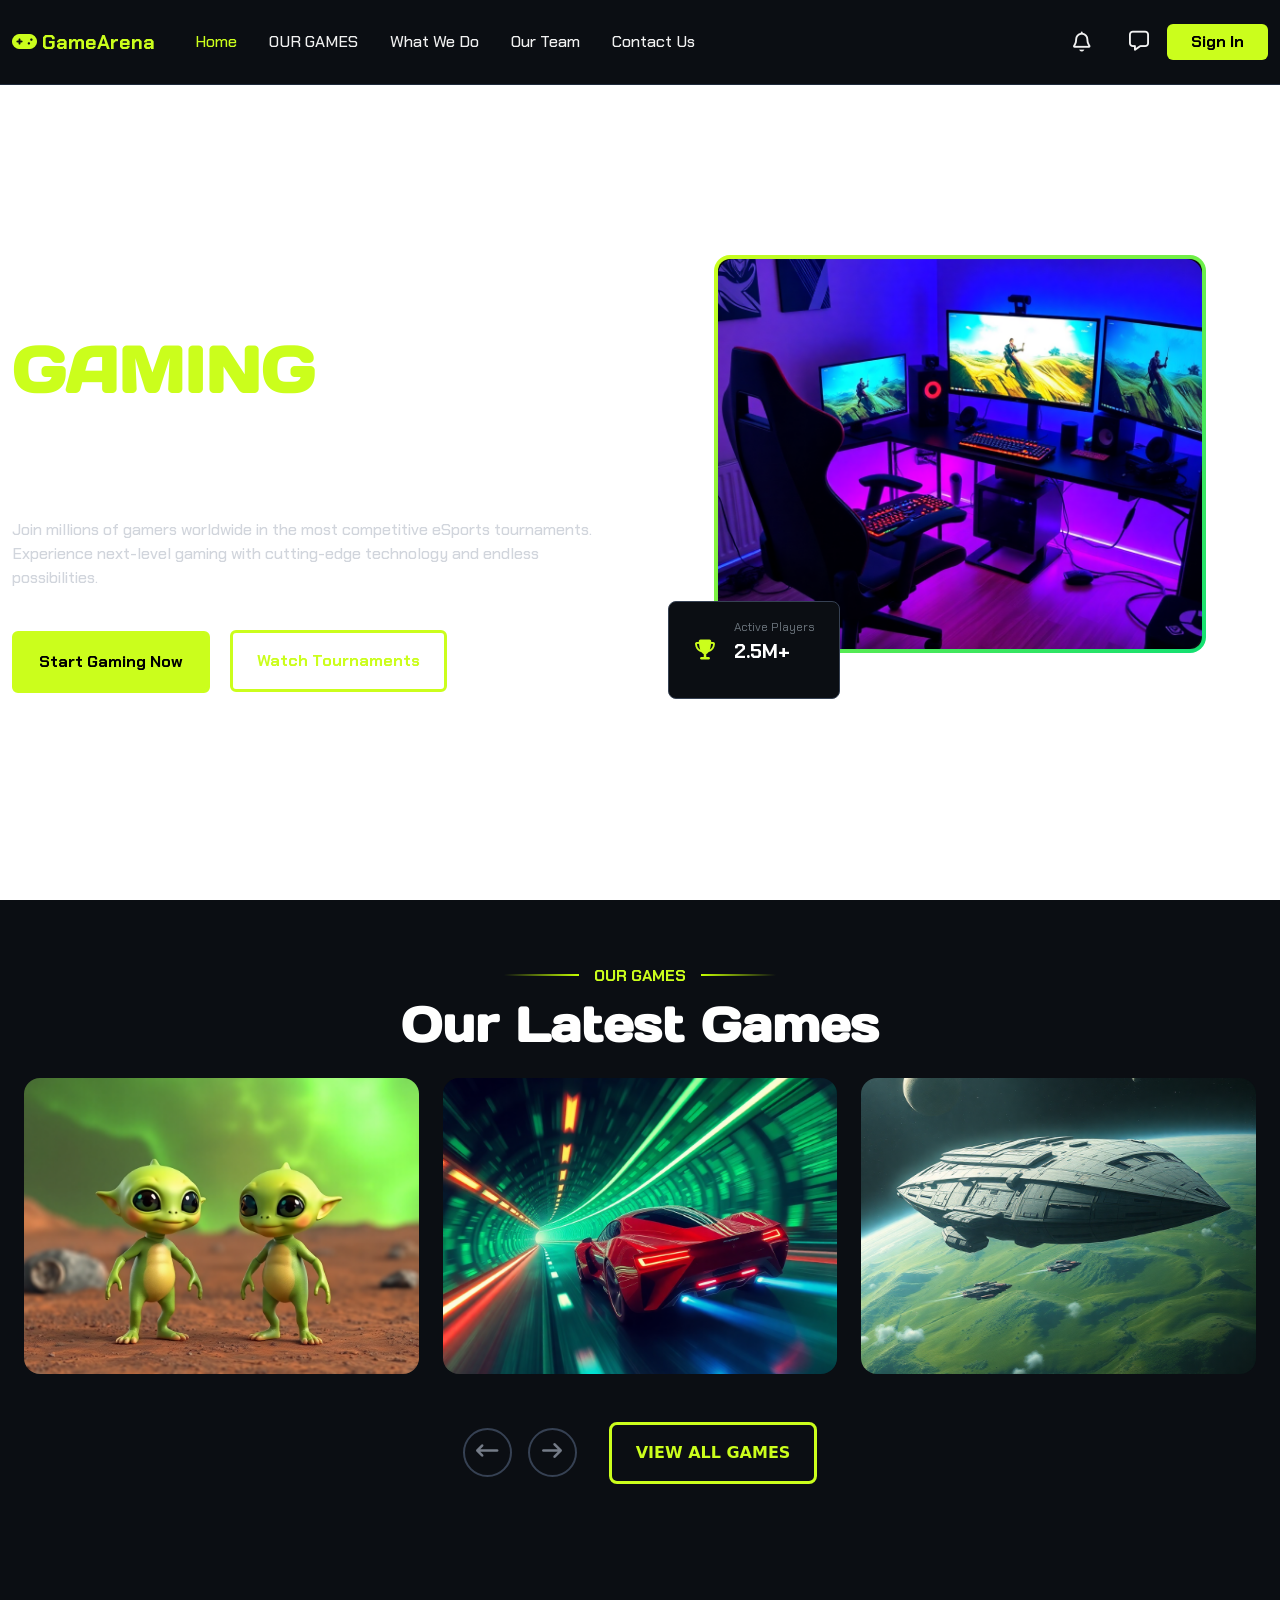
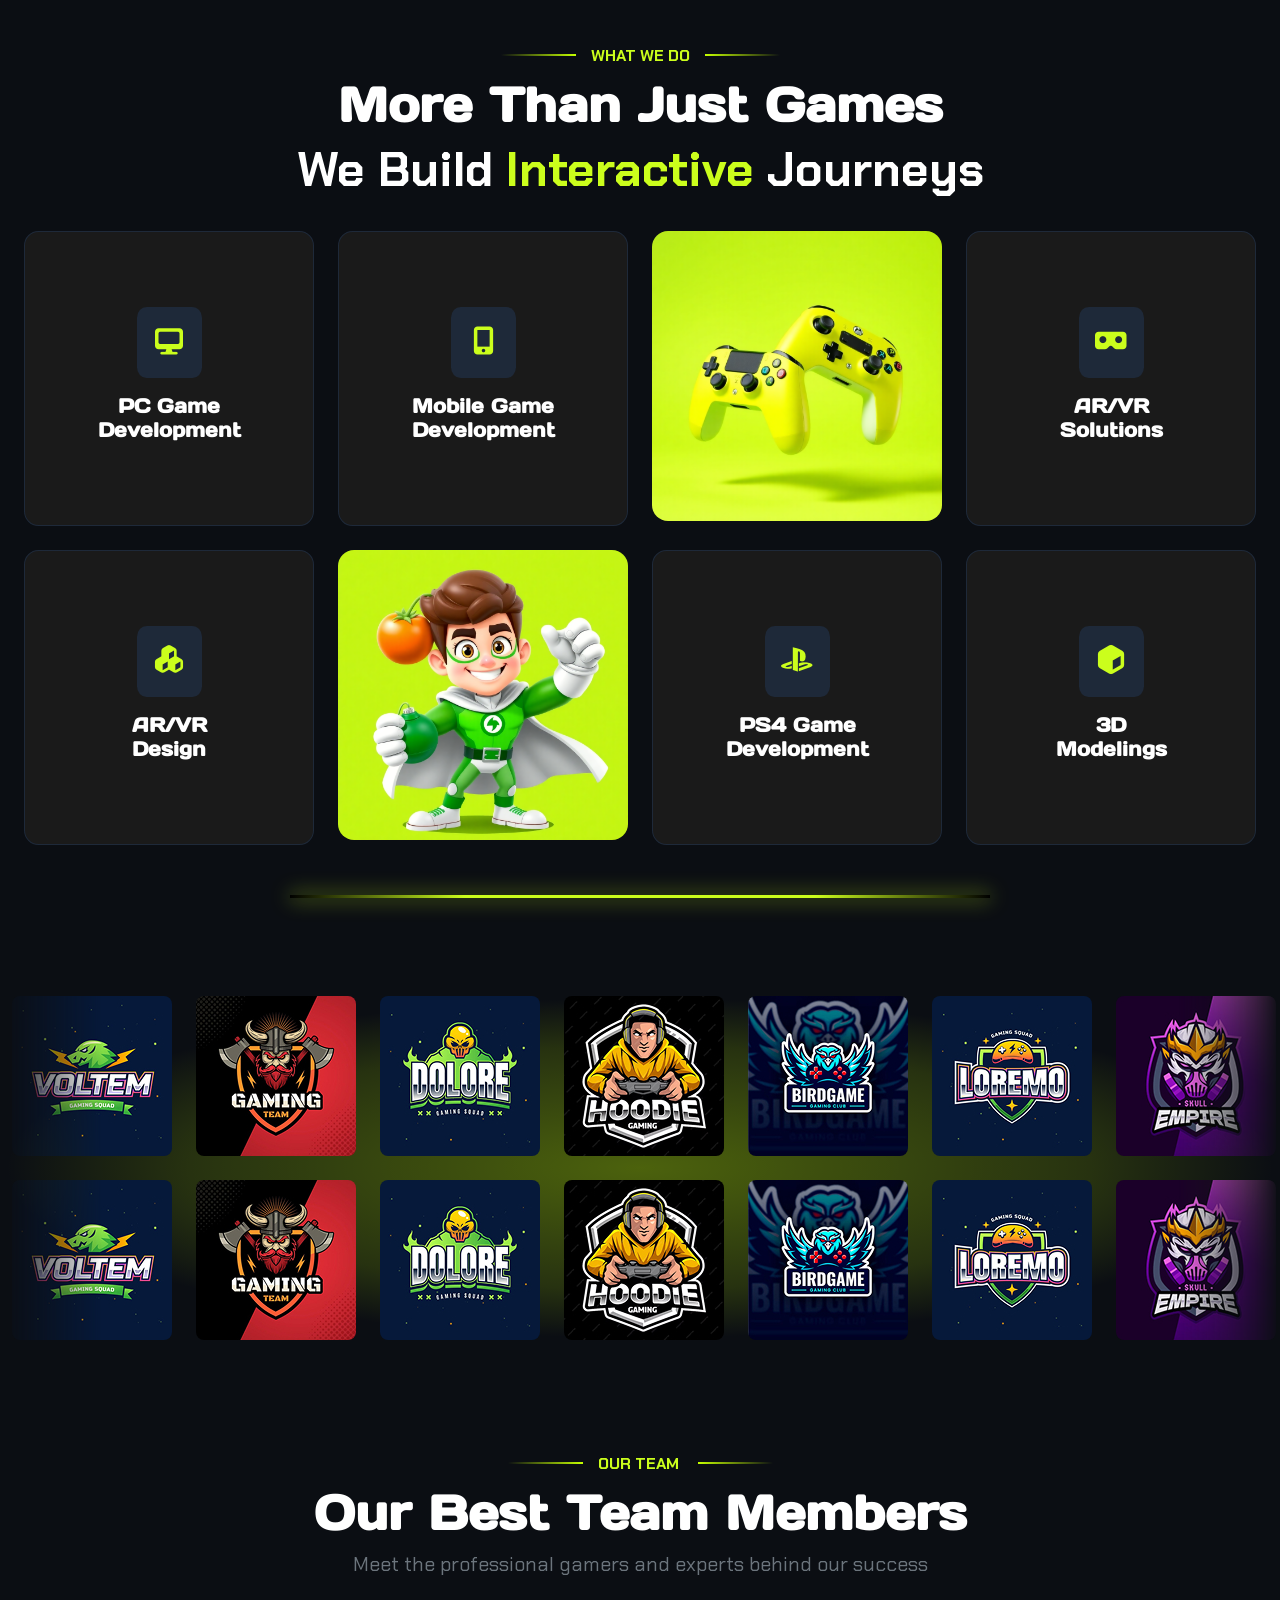
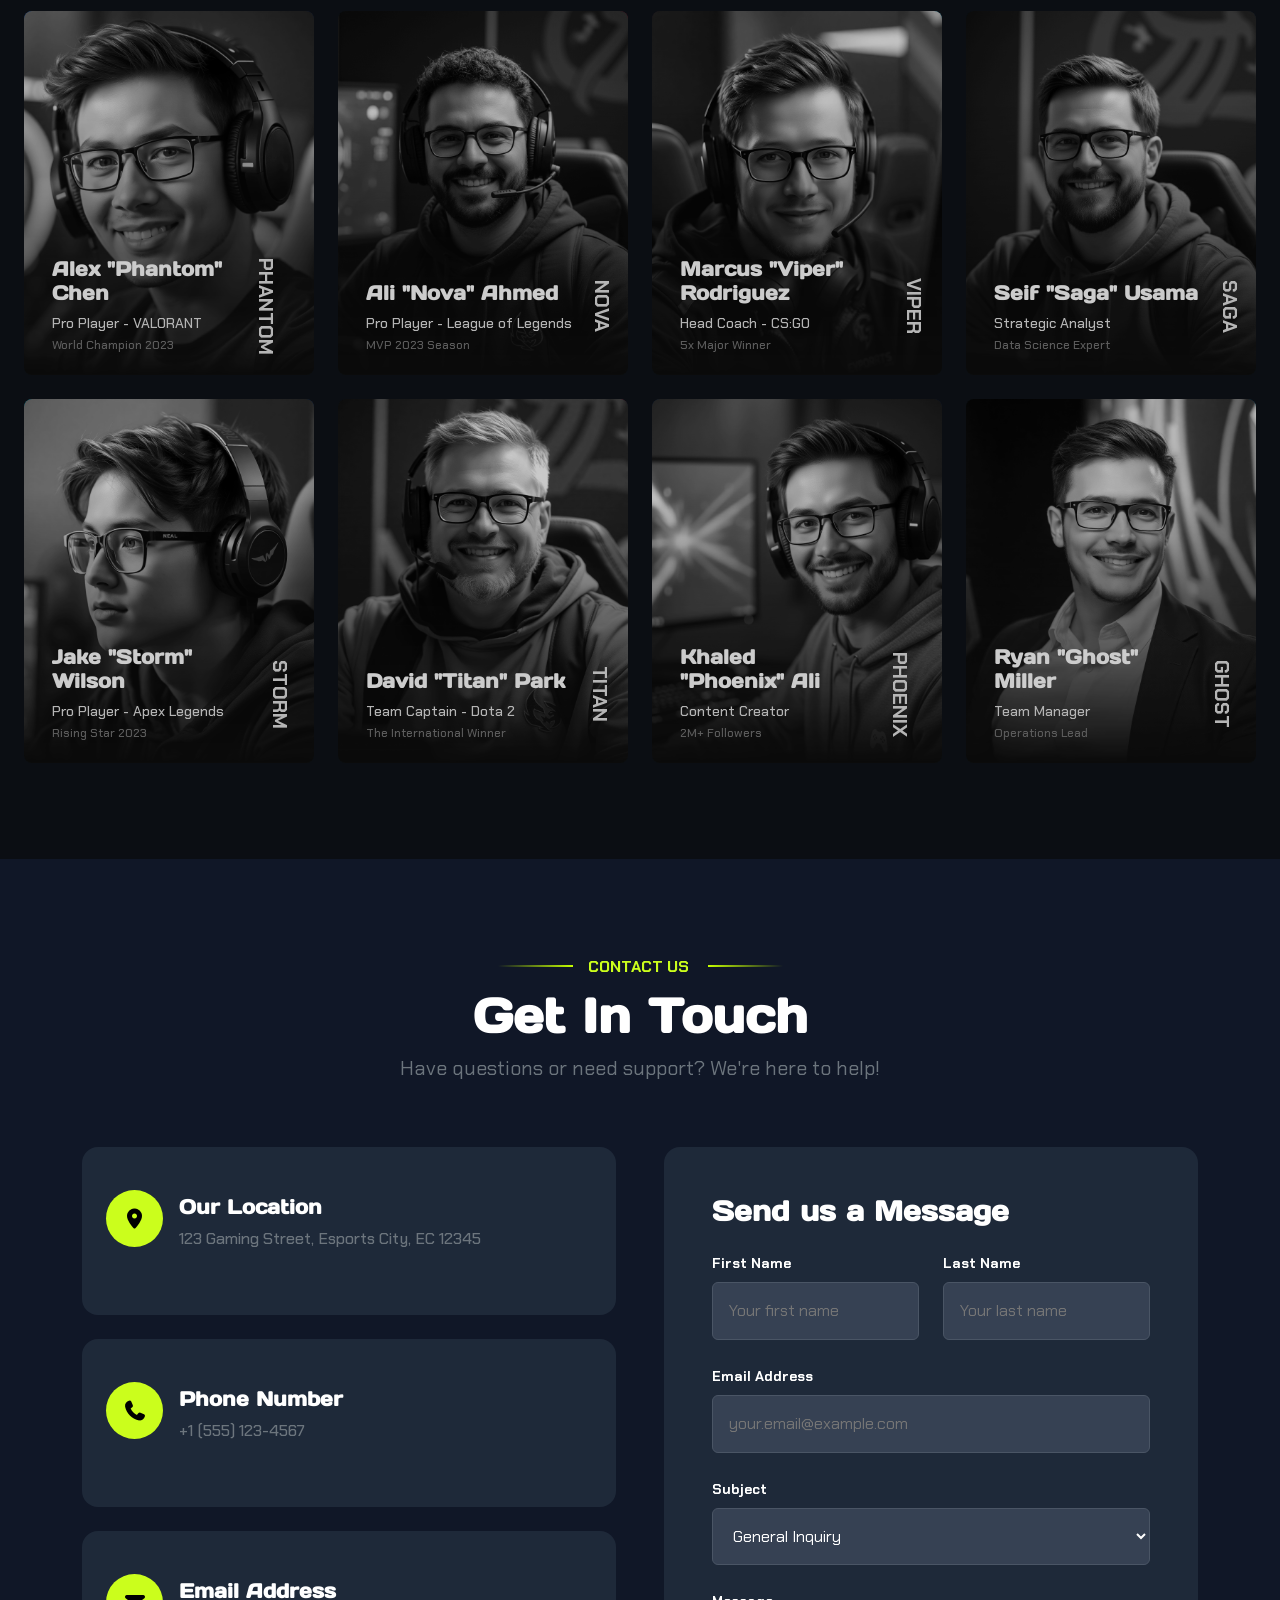
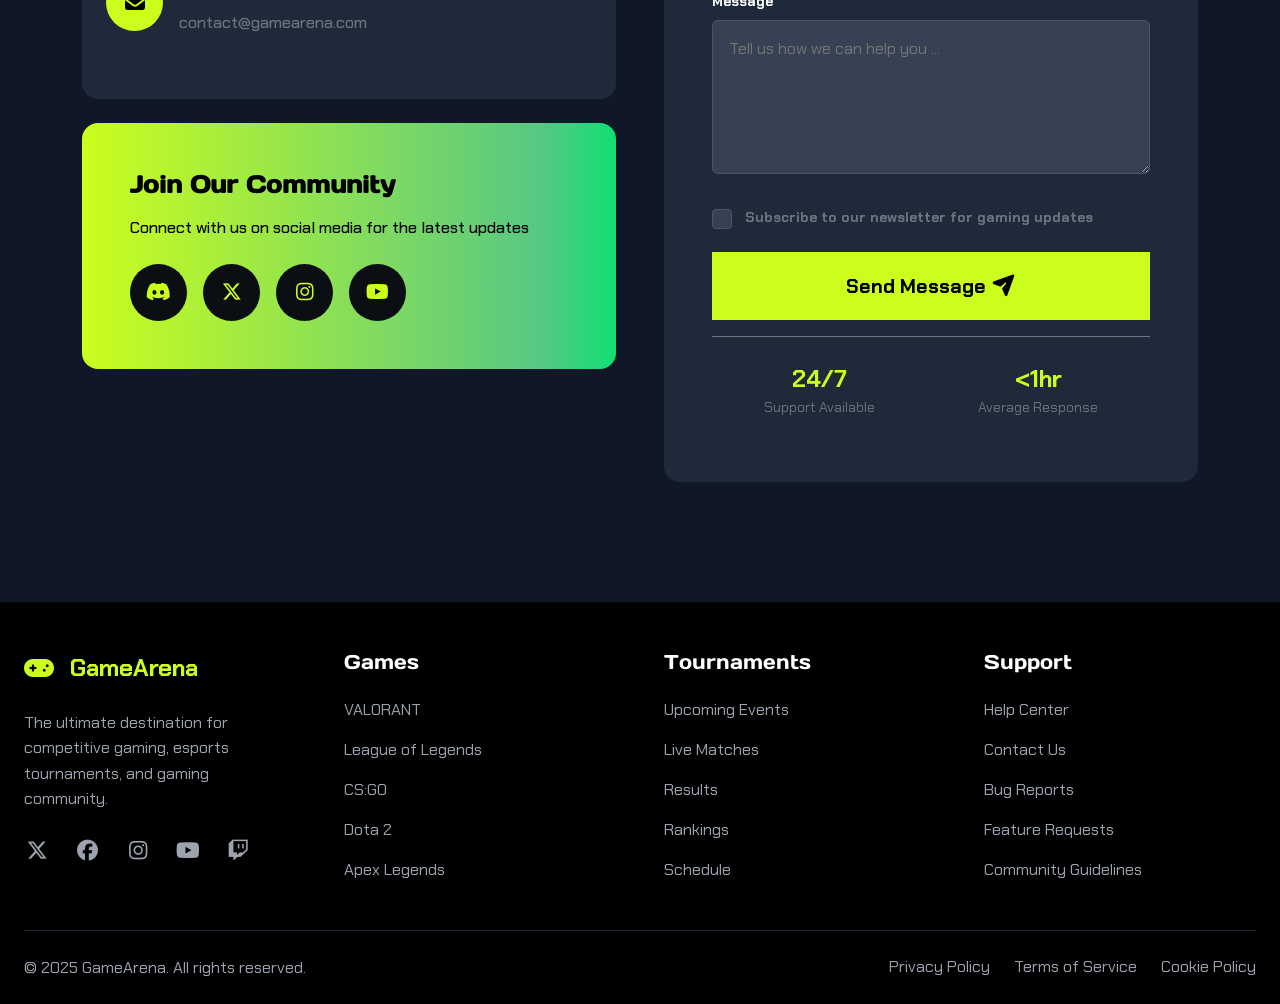
<file: index.html>
<!doctype html>
<html lang="en">
  <head>
    <meta charset="UTF-8" />

    <link rel="stylesheet" href="./css/all.min.css" />
    <link rel="stylesheet" href="./css/bootstrap.css" />
    <link rel="stylesheet" href="./css/styel.css" />
    <meta name="viewport" content="width=device-width, initial-scale=1.0" />
    <title>Games website</title>
    <link rel="icon" href="./images/favicon.png" />
  </head>
  <body data-bs-spy="scroll" data-bs-target="#navbar">
    <nav
      id="navbar"
      class="navbar navbar-expand-lg nav-bg-clr f-Chakra-Petch border-clr-b fixed-top mb-5"
    >
      <div class="container-xxl container-fluid">
        <span class="fs-5 f-chakra-petch fw-bold main-clr me-4" href="#"
          ><i class="fa-solid fa-gamepad"></i> GameArena</span
        >

        <button
          class="navbar-toggler"
          type="button"
          data-bs-toggle="collapse"
          data-bs-target="#navbarSupportedContent"
          aria-controls="navbarSupportedContent"
          aria-expanded="false"
          aria-label="Toggle navigation"
        >
          <i class="list-icon fa-solid fa-bars fs-3"></i>
        </button>
        <div class="collapse navbar-collapse" id="navbarSupportedContent">
          <ul class="nav ms-4 flex-lg-row flex-column px-sm-0 mx-0 m-sm-0">
            <li class="nav-item border-clr-t">
              <a
                class="nav-link px-0 py-3 px-sm-0 mx-0 mx-lg-3 fw-medium active"
                aria-current="page"
                href="#home"
                >Home</a
              >
            </li>
            <li class="nav-item">
              <a
                class="nav-link px-0 py-3 px-sm-0 mx-0 mx-lg-3 fw-medium"
                href="#OUR-GAMES"
                >OUR GAMES</a
              >
            </li>
            <li class="nav-item">
              <a
                class="nav-link px-0 py-3 px-sm-0 mx-0 mx-lg-3 fw-medium"
                href="#WHAT-WE-DO"
                >What We Do</a
              >
            </li>
            <li class="nav-item">
              <a
                class="nav-link px-0 py-3 px-sm-0 mx-0 mx-lg-3 fw-medium"
                href="#OUR-TEAM"
                >Our Team</a
              >
            </li>
            <li class="nav-item">
              <a
                class="nav-link px-0 py-3 px-sm-0 mx-sm-0 mx-lg-3 fw-medium"
                href="#CONTACT-US"
              >
                Contact Us</a
              >
            </li>
          </ul>
          <ul
            class="nav ms-4 flex-lg-row flex-column px-sm-0 m-sm-0 ms-lg-auto align-items-lg-center"
          >
            <li class="my-2 nav-item">
              <a
                class="nav-link px-0 px-sm-0 mx-sm-0 mx-lg-3 fw-medium"
                href="#"
              >
                <i class="nav-link fa-regular fa-bell fs-5 px-0"
                  ><span
                    class="mx-2 d-lg-none f-Chakra-Petch fs-6 align-items-center"
                    >Notifications</span
                  ></i
                >
              </a>
            </li>
            <li class="my-2">
              <a
                class="nav-link px-0 px-sm-0 mx-sm-0 mx-lg-3 fw-medium"
                href="#"
              >
                <i class="fa-regular fa-message fs-5"
                  ><span
                    class="mx-2 d-lg-none f-Chakra-Petch fs-6 align-items-center"
                    >Messages</span
                  ></i
                >
              </a>
            </li>
            <li class="my-2">
              <button
                class="btn btn-outline-success border-0 btn-shine fw-bold px-4 text-black main-bg-clr w-100"
                type="submit"
              >
                Sign In
              </button>
            </li>
          </ul>
        </div>
      </div>
    </nav>
    <main>
      <section
        id="home"
        class="hero min-vh-100 d-flex align-items-center justify-content-center"
      >
        <div class="container-xxl container-fluid pt-120 pb-5">
          <div class="row d-flex">
            <div
              class="col-12 col-lg-6 justify-content-between d-flex flex-column pb-4"
            >
              <header class="text-center text-lg-start">
                <h1 class="f-Days-One fs display-3 fw-bold text-white">
                  THE ULTIMATE <br />
                  <span class="main-clr">GAMING</span><br />
                  EXPERIENCE
                </h1>
              </header>
              <p
                class="f-Chakra-Petch fw-medium fc-sec py-4 text-center text-lg-start"
              >
                Join millions of gamers worldwide in the most competitive
                eSports tournaments. Experience next-level gaming with
                cutting-edge technology and endless possibilities.
              </p>
              <div class="btns f-Chakra-Petch mx-auto mx-lg-0">
                <button
                  class="btn btn-outline-success btn-shine fw-bold px-4 py-3 text-black main-bg-clr me-3"
                  type="submit"
                >
                  Start Gaming Now
                </button>
                <button
                  class="btn-close-lemon btn-shine fw-bold px-4 py-3 main-clr rounded-2"
                  type="submit"
                >
                  Watch Tournaments
                </button>
              </div>
            </div>
            <div class="col-12 col-lg-6 d-flex justify-content-center mb-5">
              <figure
                class="hero-img border-gradient-lemon rounded-4 position-relative"
              >
                <img
                  class="w-100 rounded-4 d-block h-100 object-fit-cover"
                  src="./images/hero-img.png"
                  alt="professional esports player gaming setup with RGB keyboard, gaming chair, multiple monitors"
                />
                <figcaption
                  class="hero-img-cap position-absolute d-flex gap-3 py-3 px-4 rounded-3 f-Chakra-Petch align-items-center"
                >
                  <i class="fa-solid fa-trophy main-clr fs-5"></i>
                  <div class="cap-content d-flex flex-column">
                    <p class="text-secondary fw-normal">
                      Active Players <br />
                      <span class="text-white fw-bold fs-5">2.5M+</span>
                    </p>
                  </div>
                </figcaption>
              </figure>
            </div>
          </div>
        </div>
      </section>
      <section id="OUR-GAMES" class="background-main-clr pb-5">
        <div class="our-games container-xxl container-fluid py-5">
          <header class="text-center py-3">
            <span class="h-line main-clr f-Chakra-Petch fw-bold"
              >OUR GAMES</span
            >
            <h2 class="f-Days-One fw-bold text-white display-5 mt-2">
              Our Latest Games
            </h2>
          </header>
          <div id="carouselExample" class="carousel slide position-relative">
            <div class="carousel-inner position-relative">
              <div class="carousel-item active">
                <div class="container-xxl container-fluid">
                  <div class="row gx-4">
                    <div class="col-12 col-lg-6 col-xl-4">
                      <div class="img-lastest rounded-4 position-relative">
                        <div
                          class="d-flex gap-2 two-our-badge f-Chakra-Petch fw-bold"
                        >
                          <span class="badge rounded-pill our-badge"
                            ><i class="fa-solid fa-gamepad main-clr"></i>
                            ADVENTURE</span
                          >
                          <span class="badge rounded-pill our-badge"
                            ><i class="fa-solid fa-users-line main-clr"></i>
                            MULTIPLAYER</span
                          >
                        </div>
                        <span
                          class="game-name text-black f-Chakra-Petch fs-6 fw-bold"
                          >Alien Companions</span
                        >
                        <img
                          src="./images/latest-games-1.png"
                          class="d-block w-100"
                          alt="two cute green alien creatures standing on a desolate planet with a green nebula in the background, 3D render, vibrant, detailed"
                        />
                      </div>
                    </div>
                    <div class="col-12 col-lg-6 col-xl-4 d-none d-lg-block">
                      <div class="img-lastest rounded-4 position-relative">
                        <div
                          class="d-flex gap-2 two-our-badge f-Chakra-Petch fw-bold"
                        >
                          <span class="badge rounded-pill our-badge"
                            ><i class="fa-solid fa-flag-checkered main-clr"></i>
                            RACING</span
                          >
                          <span class="badge rounded-pill our-badge"
                            ><i class="fa-solid fa-bolt main-clr"></i>
                            SCI-FI</span
                          >
                        </div>
                        <span
                          class="game-name text-black f-Chakra-Petch fs-6 fw-bold"
                          >Cyber Run 2099</span
                        >
                        <img
                          src="./images/latest-games-2.png"
                          class="d-block w-100"
                          alt="two cute green alien creatures standing on a desolate planet with a green nebula in the background, 3D render, vibrant, detailed"
                        />
                      </div>
                    </div>
                    <div class="col-12 col-lg-6 col-xl-4 d-none d-xl-block">
                      <div class="img-lastest rounded-4 position-relative">
                        <div
                          class="d-flex gap-2 two-our-badge f-Chakra-Petch fw-bold"
                        >
                          <span class="badge rounded-pill our-badge"
                            ><i class="fa-brands fa-discord main-clr"></i>
                            ACTION</span
                          >
                          <span class="badge rounded-pill our-badge"
                            ><i class="fa-solid fa-microchip main-clr"></i>
                            GEFORCE</span
                          >
                        </div>
                        <span
                          class="game-name-3 text-black f-Chakra-Petch fs-6 fw-bold"
                          >The Legend of Zelda: Tears of the Kingdom</span
                        >
                        <img
                          src="./images/latest-games-3.png"
                          class="d-block w-100"
                          alt="two cute green alien creatures standing on a desolate planet with a green nebula in the background, 3D render, vibrant, detailed"
                        />
                      </div>
                    </div>
                  </div>
                </div>
              </div>
              <div class="carousel-item">
                <div class="container-xxl container-fluid">
                  <div class="row gx-4">
                    <div class="col-12 col-lg-6 col-xl-4">
                      <div class="img-lastest rounded-4 position-relative">
                        <div
                          class="d-flex gap-2 two-our-badge f-Chakra-Petch fw-bold"
                        >
                          <span class="badge rounded-pill our-badge"
                            ><i class="fa-solid fa-shield-halved main-clr"></i>
                            RPG</span
                          >
                          <span class="badge rounded-pill our-badge"
                            ><i
                              class="fa-solid fa-wand-magic-sparkles main-clr"
                            ></i>
                            FANTASY</span
                          >
                        </div>
                        <span
                          class="game-name text-black f-Chakra-Petch fs-6 fw-bold"
                          >Aetheria Chronicle</span
                        >
                        <img
                          src="./images/latest-games-4.png"
                          class="d-block w-100"
                          alt="two cute green alien creatures standing on a desolate planet with a green nebula in the background, 3D render, vibrant, detailed"
                        />
                      </div>
                    </div>
                    <div class="col-12 col-lg-6 col-xl-4 d-none d-lg-block">
                      <div class="img-lastest rounded-4 position-relative">
                        <div
                          class="d-flex gap-2 two-our-badge f-Chakra-Petch fw-bold"
                        >
                          <span class="badge rounded-pill our-badge"
                            ><i class="fa-solid fa-crosshair main-clr"></i>
                            SHOOTER</span
                          >
                          <span class="badge rounded-pill our-badge"
                            ><i class="fa-solid fa-user-friends main-clr"></i>
                            Warfront Protocol</span
                          >
                        </div>
                        <span
                          class="game-name text-black f-Chakra-Petch fs-6 fw-bold"
                          >Cyber Run 2099</span
                        >
                        <img
                          src="./images/latest-games-5.png"
                          class="d-block w-100"
                          alt="two cute green alien creatures standing on a desolate planet with a green nebula in the background, 3D render, vibrant, detailed"
                        />
                      </div>
                    </div>
                    <div class="col-12 col-lg-6 col-xl-4 d-none d-xl-block">
                      <div class="img-lastest rounded-4 position-relative">
                        <div
                          class="d-flex gap-2 two-our-badge f-Chakra-Petch fw-bold"
                        >
                          <span class="badge rounded-pill our-badge"
                            ><i class="fa-brands fa-dragon main-clr"></i>
                            FOOTBALL</span
                          >
                          <span class="badge rounded-pill our-badge"
                            ><i class="fa-solid fa-microchip main-clr"></i>
                            FANTASY</span
                          >
                        </div>
                        <span
                          class="game-name text-black f-Chakra-Petch fs-6 fw-bold"
                          >Shot Striker</span
                        >
                        <img
                          src="./images/latest-games-3.png"
                          class="d-block w-100"
                          alt="two cute green alien creatures standing on a desolate planet with a green nebula in the background, 3D render, vibrant, detailed"
                        />
                      </div>
                    </div>
                  </div>
                </div>
              </div>
              <div class="carousel-item">
                <div class="container-xxl container-fluid">
                  <div class="row gx-4">
                    <div class="col-12 col-lg-6 col-xl-4">
                      <div class="img-lastest rounded-4 position-relative">
                        <div
                          class="d-flex gap-2 two-our-badge f-Chakra-Petch fw-bold"
                        >
                          <span class="badge rounded-pill our-badge"
                            ><i class="fa-solid fa-trophy main-clr"></i>
                            SPORTS</span
                          >
                          <span class="badge rounded-pill our-badge"
                            ><i class="fa-solid fa-fire main-clr"></i>
                            LEAGUE</span
                          >
                        </div>
                        <span
                          class="game-name text-black f-Chakra-Petch fs-6 fw-bold"
                          >Epic Gaming League</span
                        >
                        <img
                          src="./images/latest-games-7.png"
                          class="d-block w-100"
                          alt="two cute green alien creatures standing on a desolate planet with a green nebula in the background, 3D render, vibrant, detailed"
                        />
                      </div>
                    </div>
                    <div class="col-12 col-lg-6 col-xl-4 d-none d-lg-block">
                      <div class="img-lastest rounded-4 position-relative">
                        <div
                          class="d-flex gap-2 two-our-badge f-Chakra-Petch fw-bold"
                        >
                          <span class="badge rounded-pill our-badge"
                            ><i class="fa-solid fa-rocket main-clr"></i>
                            SPACE</span
                          >
                          <span class="badge rounded-pill our-badge"
                            ><i class="fa-solid fa-globe main-clr"></i>
                            EXPLORATION</span
                          >
                        </div>
                        <span
                          class="game-name text-black f-Chakra-Petch fs-6 fw-bold"
                          >Barren alien worlds</span
                        >
                        <img
                          src="./images/latest-games-8.png"
                          class="d-block w-100"
                          alt="two cute green alien creatures standing on a desolate planet with a green nebula in the background, 3D render, vibrant, detailed"
                        />
                      </div>
                    </div>
                    <div class="col-12 col-lg-6 col-xl-4 d-none d-xl-block">
                      <div class="img-lastest rounded-4 position-relative">
                        <div
                          class="d-flex gap-2 two-our-badge f-Chakra-Petch fw-bold"
                        >
                          <span class="badge rounded-pill our-badge"
                            ><i class="fa-brands fa-hat-wizard main-clr"></i>
                            ACTION</span
                          >
                          <span class="badge rounded-pill our-badge"
                            ><i class="fa-solid fa-dungeon main-clr"></i>
                            FUTURISTIC</span
                          >
                        </div>
                        <span
                          class="game-name text-black f-Chakra-Petch fs-6 fw-bold"
                          >Cloveland Quest</span
                        >
                        <img
                          src="./images/latest-games-9.png"
                          class="d-block w-100"
                          alt="two cute green alien creatures standing on a desolate planet with a green nebula in the background, 3D render, vibrant, detailed"
                        />
                      </div>
                    </div>
                  </div>
                </div>
              </div>
            </div>

            <div
              class="two-btns d-flex gap-3 justify-content-center align-items-center mt-5"
            >
              <button
                class="prev-btn bg-transparent"
                type="button"
                data-bs-target="#carouselExample"
                data-bs-slide="prev"
              >
                <span class="" aria-hidden="true"
                  ><i class="fa-solid fa-arrow-left-long fs-5"></i
                ></span>
                <span class="visually-hidden">Previous</span>
              </button>
              <button
                class="next-btn bg-transparent"
                type="button"
                data-bs-target="#carouselExample"
                data-bs-slide="next"
              >
                <span class="" aria-hidden="true"></span
                ><i class="fa-solid fa-arrow-right fs-5"></i>
                <span class="visually-hidden">Next</span>
              </button>
              <button
                class="btn-close-lemon fw-bold ms-3 px-4 py-3 main-clr rounded-3"
                type="submit"
              >
                VIEW ALL GAMES
              </button>
            </div>
          </div>
        </div>
      </section>
      <section id="WHAT-WE-DO" class="background-main-clr pb-5">
        <div
          class="we-do container-xxl container-fluid py-5 d-flex flex-column align-items-center"
        >
          <header class="text-center py-3">
            <span class="h-line main-clr f-Chakra-Petch fw-bold"
              >WHAT WE DO</span
            >
            <h2 class="f-Days-One fw-bold text-white display-5 mt-2">
              More Than Just Games
            </h2>
            <p class="f-Chakra-Petch fw-bold text-white display-5">
              We Build <span class="main-clr">Interactive</span> Journeys
            </p>
          </header>
          <div class="container-xxl container-fluid">
            <div class="row g-4">
              <div class="col-6 col-lg-3">
                <div
                  class="we-do-card text-center d-flex flex-column justify-content-center align-items-center position-relative h-100"
                >
                  <span class="top-shap position-absolute"></span>
                  <span class="buttom-shap position-absolute"></span>
                  <span class="we-card-icon text-center mx-auto">
                    <i class="fa-solid fa-desktop fs-3"></i>
                  </span>
                  <h4 class="f-Days-One text-white mt-3 fs-5 fw-bold">
                    PC Game <br />
                    Development
                  </h4>
                </div>
              </div>
              <div class="col-6 col-lg-3">
                <div
                  class="we-do-card text-center d-flex flex-column justify-content-center align-items-center position-relative h-100"
                >
                  <span class="top-shap position-absolute"></span>
                  <span class="buttom-shap position-absolute"></span>
                  <span class="we-card-icon text-center mx-auto">
                    <i class="fa-solid fa-mobile-screen-button fs-3"></i>
                  </span>
                  <h4 class="f-Days-One text-white mt-3 fs-5 fw-bold">
                    Mobile Game <br />
                    Development
                  </h4>
                </div>
              </div>
              <div class="col-6 col-lg-3">
                <img
                  class="w-100 rounded-4"
                  src="./images/what-we-do-1.png"
                  alt="two vibrant lime green gaming controllers floating against a matching lime green background, studio lighting, product shot"
                />
              </div>
              <div class="col-6 col-lg-3">
                <div
                  class="we-do-card text-center d-flex flex-column justify-content-center align-items-center position-relative h-100"
                >
                  <span class="top-shap position-absolute"></span>
                  <span class="buttom-shap position-absolute"></span>
                  <span class="we-card-icon text-center mx-auto">
                    <i class="fa-solid fa-vr-cardboard fs-3"></i>
                  </span>
                  <h4 class="f-Days-One text-white mt-3 fs-5 fw-bold">
                    AR/VR
                    <br />
                    Solutions
                  </h4>
                </div>
              </div>
              <div class="col-6 col-lg-3">
                <div
                  class="we-do-card text-center d-flex flex-column justify-content-center align-items-center position-relative h-100"
                >
                  <span class="top-shap position-absolute"></span>
                  <span class="buttom-shap position-absolute"></span>
                  <span class="we-card-icon text-center mx-auto">
                    <i class="fa-solid fa-cubes fs-3"></i>
                  </span>
                  <h4 class="f-Days-One text-white mt-3 fs-5 fw-bold">
                    AR/VR
                    <br />
                    Design
                  </h4>
                </div>
              </div>
              <div class="col-6 col-lg-3">
                <img
                  class="w-100 rounded-4"
                  src="./images/what-we-do-2.png"
                  alt="3D stylized cartoon character, a male superhero in a green and white suit, smiling and holding a green tomato bomb, dynamic pose, vibrant green background"
                />
              </div>
              <div class="col-6 col-lg-3">
                <div
                  class="we-do-card text-center d-flex flex-column justify-content-center align-items-center position-relative h-100"
                >
                  <span class="top-shap position-absolute"></span>
                  <span class="buttom-shap position-absolute"></span>
                  <span class="we-card-icon text-center mx-auto">
                    <i class="fa-brands fa-playstation fs-3"></i>
                  </span>
                  <h4 class="f-Days-One text-white mt-3 fs-5 fw-bold">
                    PS4 Game

                    <br />
                    Development
                  </h4>
                </div>
              </div>
              <div class="col-6 col-lg-3">
                <div
                  class="we-do-card text-center d-flex flex-column justify-content-center align-items-center position-relative h-100"
                >
                  <span class="top-shap position-absolute"></span>
                  <span class="buttom-shap position-absolute"></span>
                  <span class="we-card-icon text-center mx-auto">
                    <i class="fa-solid fa-cube fs-3"></i>
                  </span>
                  <h4 class="f-Days-One text-white mt-3 fs-5 fw-bold">
                    3D

                    <br />
                    Modelings
                  </h4>
                </div>
              </div>
            </div>
          </div>
          <div class="y-line"></div>
        </div>
        <div class="all-games w-100">
          <div class="logos-wrapper">
            <div class="up-row">
              <div class="container-fluid">
                <div class="row g-4">
                  <div class="col-1">
                    <img
                      class="w-100 rounded-3"
                      src="./images/logo-1.jpg"
                      alt="steelseries gaming logo orange"
                    />
                  </div>
                  <div class="col-1">
                    <img
                      class="w-100 rounded-3"
                      src="./images/logo-2.jpg"
                      alt="steelseries gaming logo orange"
                    />
                  </div>
                  <div class="col-1">
                    <img
                      class="w-100 rounded-3"
                      src="./images/logo-3.jpg"
                      alt="steelseries gaming logo orange"
                    />
                  </div>
                  <div class="col-1">
                    <img
                      class="w-100 rounded-3"
                      src="./images/logo-4.jpg"
                      alt="steelseries gaming logo orange"
                    />
                  </div>
                  <div class="col-1">
                    <img
                      class="w-100 rounded-3"
                      src="./images/logo-5.jpg"
                      alt="steelseries gaming logo orange"
                    />
                  </div>
                  <div class="col-1">
                    <img
                      class="w-100 rounded-3"
                      src="./images/logo-6.jpg"
                      alt="steelseries gaming logo orange"
                    />
                  </div>
                  <div class="col-1">
                    <img
                      class="w-100 rounded-3"
                      src="./images/logo-7.jpg"
                      alt="steelseries gaming logo orange"
                    />
                  </div>
                  <div class="col-1">
                    <img
                      class="w-100 rounded-3"
                      src="./images/logo-8.jpg"
                      alt="steelseries gaming logo orange"
                    />
                  </div>
                  <div class="col-1">
                    <img
                      class="w-100 rounded-3"
                      src="./images/logo-9.jpg"
                      alt="steelseries gaming logo orange"
                    />
                  </div>
                  <div class="col-1">
                    <img
                      class="w-100 rounded-3"
                      src="./images/logo-10.jpg"
                      alt="steelseries gaming logo orange"
                    />
                  </div>
                  <div class="col-1">
                    <img
                      class="w-100 rounded-3"
                      src="./images/logo-11.jpg"
                      alt="steelseries gaming logo orange"
                    />
                  </div>
                  <div class="col-1">
                    <img
                      class="w-100 rounded-3"
                      src="./images/logo-12.jpg"
                      alt="steelseries gaming logo orange"
                    />
                  </div>
                </div>
              </div>
            </div>
            <div class="down-row mt-4">
              <div class="container-fluid">
                <div class="row g-4">
                  <div class="col-1">
                    <img
                      class="w-100 rounded-3"
                      src="./images/logo-1.jpg"
                      alt="steelseries gaming logo orange"
                    />
                  </div>
                  <div class="col-1">
                    <img
                      class="w-100 rounded-3"
                      src="./images/logo-2.jpg"
                      alt="steelseries gaming logo orange"
                    />
                  </div>
                  <div class="col-1">
                    <img
                      class="w-100 rounded-3"
                      src="./images/logo-3.jpg"
                      alt="steelseries gaming logo orange"
                    />
                  </div>
                  <div class="col-1">
                    <img
                      class="w-100 rounded-3"
                      src="./images/logo-4.jpg"
                      alt="steelseries gaming logo orange"
                    />
                  </div>
                  <div class="col-1">
                    <img
                      class="w-100 rounded-3"
                      src="./images/logo-5.jpg"
                      alt="steelseries gaming logo orange"
                    />
                  </div>
                  <div class="col-1">
                    <img
                      class="w-100 rounded-3"
                      src="./images/logo-6.jpg"
                      alt="steelseries gaming logo orange"
                    />
                  </div>
                  <div class="col-1">
                    <img
                      class="w-100 rounded-3"
                      src="./images/logo-7.jpg"
                      alt="steelseries gaming logo orange"
                    />
                  </div>
                  <div class="col-1">
                    <img
                      class="w-100 rounded-3"
                      src="./images/logo-8.jpg"
                      alt="steelseries gaming logo orange"
                    />
                  </div>
                  <div class="col-1">
                    <img
                      class="w-100 rounded-3"
                      src="./images/logo-9.jpg"
                      alt="steelseries gaming logo orange"
                    />
                  </div>
                  <div class="col-1">
                    <img
                      class="w-100 rounded-3"
                      src="./images/logo-10.jpg"
                      alt="steelseries gaming logo orange"
                    />
                  </div>
                  <div class="col-1">
                    <img
                      class="w-100 rounded-3"
                      src="./images/logo-11.jpg"
                      alt="steelseries gaming logo orange"
                    />
                  </div>
                  <div class="col-1">
                    <img
                      class="w-100 rounded-3"
                      src="./images/logo-12.jpg"
                      alt="steelseries gaming logo orange"
                    />
                  </div>
                </div>
              </div>
            </div>
          </div>
        </div>
      </section>
      <section id="OUR-TEAM" class="background-main-clr pb-5">
        <div
          class="our-team container-xxl container-fluid py-5 d-flex flex-column align-items-center"
        >
          <header class="text-center py-3">
            <span class="h-line main-clr f-Chakra-Petch fw-bold"
              >OUR TEAM
            </span>
            <h2 class="f-Days-One fw-bold text-white display-5 mt-2">
              Our Best Team Members
            </h2>
            <p class="f-Chakra-Petch fw-normal text-secondary fs-5">
              Meet the professional gamers and experts behind our success
            </p>
          </header>
          <div class="container-xxl container-fluid">
            <div class="row g-4">
              <div class="col-12 col-md-6 col-lg-3">
                <figure
                  class="player-card position-relative overflow-hidden rounded-3"
                >
                  <img
                    class="w-100 h-100"
                    src="./images/avatar-1.png"
                    alt="professional esports player portrait, male, gaming headset, competitive look"
                  />
                  <span
                    class="gray-layer position-absolute top-0 bottom-0 start-0 end-0"
                  ></span>
                  <figcaption class="position-absolute bottom-0">
                    <div class="position-relative w-100">
                      <div
                        class="w-75 position-relative m-3 mb-0 ms-4 me-0 p-1"
                      >
                        <h4 class="f-Days-One fw-bold fs-5 text-white">
                          Alex "Phantom" Chen
                        </h4>
                        <p class="fs-7 main-clr f-Chakra-Petch fw-medium">
                          Pro Player - VALORANT <br /><span
                            class="fs-8 text-secondary"
                            >World Champion 2023</span
                          >
                        </p>
                      </div>
                    </div>
                  </figcaption>
                  <span
                    class="rotate position-absolute f-Chakra-Petch fw-bold fs-5 main-clr"
                    >PHANTOM</span
                  >
                </figure>
              </div>
              <div class="col-12 col-md-6 col-lg-3">
                <figure
                  class="player-card position-relative overflow-hidden rounded-3"
                >
                  <img
                    class="w-100 h-100"
                    src="./images/avatar-2.png"
                    alt="professional esports player portrait, male, gaming headset, competitive look"
                  />
                  <span
                    class="gray-layer position-absolute top-0 bottom-0 start-0 end-0"
                  ></span>
                  <figcaption class="position-absolute bottom-0">
                    <div class="position-relative w-100">
                      <div
                        class="w-100 position-relative m-3 mb-0 ms-4 me-0 p-1 pe-0"
                      >
                        <h4 class="f-Days-One fw-bold fs-5 text-white">
                          Ali "Nova" Ahmed
                        </h4>
                        <p class="fs-7 main-clr f-Chakra-Petch fw-medium">
                          Pro Player - League of Legends <br /><span
                            class="fs-8 text-secondary"
                            >MVP 2023 Season</span
                          >
                        </p>
                      </div>
                    </div>
                  </figcaption>
                  <span
                    class="rotate position-absolute f-Chakra-Petch fw-bold fs-5 main-clr"
                    >NOVA</span
                  >
                </figure>
              </div>
              <div class="col-12 col-md-6 col-lg-3">
                <figure
                  class="player-card position-relative overflow-hidden rounded-3"
                >
                  <img
                    class="w-100 h-100"
                    src="./images/avatar-3.png"
                    alt="professional esports player portrait, male, gaming headset, competitive look"
                  />
                  <span
                    class="gray-layer position-absolute top-0 bottom-0 start-0 end-0"
                  ></span>
                  <figcaption class="position-absolute bottom-0">
                    <div class="position-relative w-100">
                      <div
                        class="w-75 position-relative m-3 mb-0 ms-4 me-0 p-1"
                      >
                        <h4 class="f-Days-One fw-bold fs-5 text-white">
                          Marcus "Viper" Rodriguez
                        </h4>
                        <p class="fs-7 main-clr f-Chakra-Petch fw-medium">
                          Head Coach - CS:GO

                          <br /><span class="fs-8 text-secondary"
                            >5x Major Winner</span
                          >
                        </p>
                      </div>
                    </div>
                  </figcaption>
                  <span
                    class="rotate position-absolute f-Chakra-Petch fw-bold fs-5 main-clr"
                    >VIPER</span
                  >
                </figure>
              </div>
              <div class="col-12 col-md-6 col-lg-3">
                <figure
                  class="player-card position-relative overflow-hidden rounded-3"
                >
                  <img
                    class="w-100 h-100"
                    src="./images/avatar-4.png"
                    alt="professional esports player portrait, male, gaming headset, competitive look"
                  />
                  <span
                    class="gray-layer position-absolute top-0 bottom-0 start-0 end-0"
                  ></span>
                  <figcaption class="position-absolute bottom-0">
                    <div class="position-relative w-100">
                      <div
                        class="w-100 position-relative m-3 mb-0 ms-4 me-0 p-1"
                      >
                        <h4 class="f-Days-One fw-bold fs-5 text-white">
                          Seif "Saga" Usama
                        </h4>
                        <p class="fs-7 main-clr f-Chakra-Petch fw-medium">
                          Strategic Analyst
                          <br /><span class="fs-8 text-secondary"
                            >Data Science Expert
                          </span>
                        </p>
                      </div>
                    </div>
                  </figcaption>
                  <span
                    class="rotate position-absolute f-Chakra-Petch fw-bold fs-5 main-clr"
                    >SAGA</span
                  >
                </figure>
              </div>

              <div class="col-12 col-md-6 col-lg-3">
                <figure
                  class="player-card position-relative overflow-hidden rounded-3"
                >
                  <img
                    class="w-100 h-100"
                    src="./images/avatar-5.png"
                    alt="professional esports player portrait, male, gaming headset, competitive look"
                  />
                  <span
                    class="gray-layer position-absolute top-0 bottom-0 start-0 end-0"
                  ></span>
                  <figcaption class="position-absolute bottom-0">
                    <div class="position-relative w-100">
                      <div
                        class="w-75 position-relative m-3 mb-0 ms-4 me-0 p-1"
                      >
                        <h4 class="f-Days-One fw-bold fs-5 text-white">
                          Jake "Storm" Wilson
                        </h4>
                        <p class="fs-7 main-clr f-Chakra-Petch fw-medium">
                          Pro Player - Apex Legends

                          <br /><span class="fs-8 text-secondary"
                            >Rising Star 2023
                          </span>
                        </p>
                      </div>
                    </div>
                  </figcaption>
                  <span
                    class="rotate position-absolute f-Chakra-Petch fw-bold fs-5 main-clr"
                    >STORM
                  </span>
                </figure>
              </div>
              <div class="col-12 col-md-6 col-lg-3">
                <figure
                  class="player-card position-relative overflow-hidden rounded-3"
                >
                  <img
                    class="w-100 h-100"
                    src="./images/avatar-6.png"
                    alt="professional esports player portrait, male, gaming headset, competitive look"
                  />
                  <span
                    class="gray-layer position-absolute top-0 bottom-0 start-0 end-0"
                  ></span>
                  <figcaption class="position-absolute bottom-0">
                    <div class="position-relative w-100">
                      <div
                        class="w-100 position-relative m-3 mb-0 ms-4 me-0 p-1 pe-0"
                      >
                        <h4 class="f-Days-One fw-bold fs-5 text-white">
                          David "Titan" Park
                        </h4>
                        <p class="fs-7 main-clr f-Chakra-Petch fw-medium">
                          Team Captain - Dota 2

                          <br /><span class="fs-8 text-secondary"
                            >The International Winner
                          </span>
                        </p>
                      </div>
                    </div>
                  </figcaption>
                  <span
                    class="rotate position-absolute f-Chakra-Petch fw-bold fs-5 main-clr"
                    >TITAN</span
                  >
                </figure>
              </div>
              <div class="col-12 col-md-6 col-lg-3">
                <figure
                  class="player-card position-relative overflow-hidden rounded-3"
                >
                  <img
                    class="w-100 h-100"
                    src="./images/avatar-7.png"
                    alt="professional esports player portrait, male, gaming headset, competitive look"
                  />
                  <span
                    class="gray-layer position-absolute top-0 bottom-0 start-0 end-0"
                  ></span>
                  <figcaption class="position-absolute bottom-0">
                    <div class="position-relative w-100">
                      <div
                        class="w-75 position-relative m-3 mb-0 ms-4 me-0 p-1"
                      >
                        <h4 class="f-Days-One fw-bold fs-5 text-white">
                          Khaled "Phoenix" Ali
                        </h4>
                        <p class="fs-7 main-clr f-Chakra-Petch fw-medium">
                          Content Creator

                          <br /><span class="fs-8 text-secondary"
                            >2M+ Followers
                          </span>
                        </p>
                      </div>
                    </div>
                  </figcaption>
                  <span
                    class="rotate position-absolute f-Chakra-Petch fw-bold fs-5 main-clr"
                    >PHOENIX</span
                  >
                </figure>
              </div>
              <div class="col-12 col-md-6 col-lg-3">
                <figure
                  class="player-card position-relative overflow-hidden rounded-3"
                >
                  <img
                    class="w-100 h-100"
                    src="./images/avatar-8.png"
                    alt="professional esports player portrait, male, gaming headset, competitive look"
                  />
                  <span
                    class="gray-layer position-absolute top-0 bottom-0 start-0 end-0"
                  ></span>
                  <figcaption class="position-absolute bottom-0">
                    <div class="position-relative w-100">
                      <div
                        class="w-75 position-relative m-3 mb-0 ms-4 me-0 p-1"
                      >
                        <h4 class="f-Days-One fw-bold fs-5 text-white">
                          Ryan "Ghost" Miller
                        </h4>
                        <p class="fs-7 main-clr f-Chakra-Petch fw-medium">
                          Team Manager

                          <br /><span class="fs-8 text-secondary"
                            >Operations Lead
                          </span>
                        </p>
                      </div>
                    </div>
                  </figcaption>
                  <span
                    class="rotate position-absolute f-Chakra-Petch fw-bold fs-5 main-clr"
                    >GHOST
                  </span>
                </figure>
              </div>
            </div>
          </div>
        </div>
      </section>
      <section id="CONTACT-US" class="CONTACT-US pb-5">
        <div
          class="contact-us container-xxl container-fluid py-5 d-flex flex-column align-items-center"
        >
          <header class="text-center py-5">
            <span class="h-line main-clr f-Chakra-Petch fw-bold"
              >CONTACT US
            </span>
            <h2 class="f-Days-One fw-bold text-white display-5 mt-2">
              Get In Touch
            </h2>
            <p class="f-Chakra-Petch fw-normal text-secondary fs-5">
              Have questions or need support? We're here to help!
            </p>
          </header>
          <div class="container-xl container-fluid">
            <div class="row g-5">
              <div class="col-12 col-lg-6">
                <div
                  class="mb-4 p-4 pb-5 bg-contact-us-cards d-flex gap-3 align-items-center rounded-4"
                >
                  <span
                    class="contact-us-icon rounded-5 p-3 main-bg-clr aspect-ratio-1 d-flex align-items-center"
                    ><i class="fa-solid fa-map-marker-alt text-black fs-5"></i
                  ></span>
                  <div class="mt-4">
                    <h5 class="f-Days-One text-white fw-bold">Our Location</h5>
                    <p class="f-Chakra-Petch fw-medium text-secondary">
                      123 Gaming Street, Esports City, EC 12345
                    </p>
                  </div>
                </div>
                <div
                  class="mb-4 p-4 pb-5 bg-contact-us-cards d-flex gap-3 align-items-center rounded-4"
                >
                  <span
                    class="contact-us-icon rounded-5 p-3 main-bg-clr aspect-ratio-1 d-flex align-items-center"
                    ><i class="fa-solid fa-phone text-black fs-5"></i
                  ></span>
                  <div class="mt-4">
                    <h5 class="f-Days-One text-white fw-bold">Phone Number</h5>
                    <p class="f-Chakra-Petch fw-medium text-secondary">
                      +1 (555) 123-4567
                    </p>
                  </div>
                </div>
                <div
                  class="mb-4 p-4 pb-5 bg-contact-us-cards d-flex gap-3 align-items-center rounded-4"
                >
                  <span
                    class="contact-us-icon rounded-5 p-3 main-bg-clr aspect-ratio-1 d-flex align-items-center"
                    ><i class="fa-solid fa-envelope text-black fs-5"></i
                  ></span>
                  <div class="mt-4">
                    <h5 class="f-Days-One text-white fw-bold">Email Address</h5>
                    <p class="f-Chakra-Petch fw-medium text-secondary">
                      contact@gamearena.com
                    </p>
                  </div>
                </div>
                <div
                  class="mb-4 p-5 pb-5 bg-lemon-green d-flex flex-column gap-2 rounded-4"
                >
                  <h4 class="f-Days-One text-black fw-bold">
                    Join Our Community
                  </h4>
                  <p class="f-Chakra-Petch fw-medium text-black">
                    Connect with us on social media for the latest updates
                  </p>
                  <div class="d-flex gap-3">
                    <span
                      class="icon-brand-contact rounded-5 p-3 main-bg-clr aspect-ratio-1 d-flex align-items-center cursor"
                      ><i class="fa-brands fa-discord fs-5 main-clr"></i
                    ></span>
                    <span
                      class="icon-brand-contact rounded-5 p-3 main-bg-clr aspect-ratio-1 d-flex align-items-center cursor"
                      ><i class="fa-brands fa-x-twitter fs-5 main-clr"></i
                    ></span>
                    <span
                      class="icon-brand-contact rounded-5 p-3 main-bg-clr aspect-ratio-1 d-flex align-items-center cursor"
                      ><i class="fa-brands fa-instagram fs-5 main-clr"></i
                    ></span>
                    <span
                      class="icon-brand-contact rounded-5 p-3 main-bg-clr aspect-ratio-1 d-flex align-items-center cursor"
                      ><i class="fa-brands fa-youtube fs-5 main-clr"></i
                    ></span>
                  </div>
                </div>
              </div>
              <div class="col-12 col-lg-6">
                <div
                  class="mb-4 p-5 pb-5 bg-contact-us-cards d-flex flex-column gap-3 rounded-4"
                >
                  <h4 class="fs-3 f-Days-One text-white fw-bold">
                    Send us a Message
                  </h4>
                  <form action="" class="d-flex flex-column g-3">
                    <div class="row g-4">
                      <div class="col-12 col-lg-6 flex-column d-flex">
                        <label
                          for="First-Name"
                          class="f-Chakra-Petch fs-7 fw-bold mb-2 text-white"
                          >First Name
                        </label>
                        <input
                          class="text-white input-style p-3 fs-6 f-Chakra-Petch rounded-2"
                          id="First-Name"
                          type="text"
                          placeholder="Your first name"
                        />
                      </div>
                      <div class="col-12 col-lg-6 flex-column d-flex">
                        <label
                          for="Last-Name"
                          class="f-Chakra-Petch fs-7 fw-bold mb-2 text-white"
                          >Last Name
                        </label>
                        <input
                          class="text-white input-style p-3 fs-6 f-Chakra-Petch rounded-2"
                          id="Last-Name"
                          type="text"
                          placeholder="Your last name"
                        />
                      </div>
                      <div class="col-12">
                        <label
                          for="Email-Address"
                          class="f-Chakra-Petch fs-7 fw-bold mb-2 text-white"
                          >Email Address
                        </label>
                        <input
                          class="text-white input-style p-3 fs-6 f-Chakra-Petch rounded-2 w-100"
                          id="Email-Address"
                          type="email"
                          placeholder="your.email@example.com"
                        />
                      </div>
                      <div class="col-12">
                        <label
                          for="Subject
"
                          class="f-Chakra-Petch fs-7 fw-bold mb-2 text-white"
                          >Subject
                        </label>
                        <select
                          class="text-white input-style p-3 fs-6 f-Chakra-Petch rounded-2 w-100"
                          id="Subject
"
                        >
                          <option>General Inquiry</option>
                          <option>Tournament Support</option>
                          <option>Technical Issue</option>
                          <option>Partnership</option>
                          <option>Media Request</option>
                        </select>
                      </div>
                      <div class="col-12">
                        <label
                          for="Message
"
                          class="f-Chakra-Petch fs-7 fw-bold mb-2 text-white"
                          >Message
                        </label>
                        <textarea
                          rows="5"
                          class="text-white input-style p-3 fs-6 f-Chakra-Petch rounded-2 w-100"
                          id="Message"
                          placeholder="Tell us how we can help you ..."
                        ></textarea>
                      </div>
                      <div class="col-12">
                        <input
                          type="checkbox"
                          id="newsletter"
                          class="form-check-input me-2"
                        />
                        <label
                          for="newsletter"
                          class="f-Chakra-Petch fs-7 fw-bold mb-2 text-secondary"
                          >Subscribe to our newsletter for gaming updates
                        </label>
                      </div>
                    </div>
                    <button
                      class="f-Chakra-Petch btn-outline-success btn-shine fw-bold px-4 py-3 text-black main-bg-clr mt-3 fs-5"
                      type="submit"
                    >
                      Send Message
                      <i class="fa-solid fa-paper-plane"></i>
                    </button>
                  </form>
                  <div
                    class="border-top border-1 border-secondary d-flex justify-content-around pt-4 "
                  >
                    <div class="f-Chakra-Petch text-center">
                      <span class="main-clr fs-4 fw-bold">24/7 </span>
                      <p class="fs-7 text-secondary">Support Available</p>
                    </div>
                    <div class="f-Chakra-Petch text-center">
                      <span class="main-clr fs-4 fw-bold">&lt;1hr </span>
                      <p class="fs-7 text-secondary">Average Response</p>
                    </div>
                  </div>
                </div>
              </div>
            </div>
          </div>
        </div>
      </section>
    </main>
    <footer class="footer-section text-white pt-5">
      <div class="container-xxl container-fluid px-4">

        <div class="row gx-lg-5 gy-5 pb-5">

          <!-- Brand & Social Media -->
          <div class="col-12 col-md-6 col-lg-3">
            <a
              href="#home"
              class="footer-brand main-clr f-Chakra-Petch fw-bold fs-4 text-decoration-none d-inline-flex align-items-center gap-3 mb-4"
            >
              <i class="fa-solid fa-gamepad"></i>
              <span>GameArena</span>
            </a>

            <p class="footer-description f-Chakra-Petch mb-4">
              The ultimate destination for competitive gaming, esports
              tournaments, and gaming community.
            </p>

            <div class="d-flex align-items-center gap-4 footer-social">
              <a href="#" aria-label="X">
                <i class="fa-brands fa-x-twitter"></i>
              </a>

              <a href="#" aria-label="Facebook">
                <i class="fa-brands fa-facebook"></i>
              </a>

              <a href="#" aria-label="Instagram">
                <i class="fa-brands fa-instagram"></i>
              </a>

              <a href="#" aria-label="YouTube">
                <i class="fa-brands fa-youtube"></i>
              </a>

              <a href="#" aria-label="Twitch">
                <i class="fa-brands fa-twitch"></i>
              </a>
            </div>
          </div>

          <!-- Games -->
          <div class="col-6 col-md-6 col-lg-3">
            <h4 class="footer-title f-Days-One text-white mb-4">
              Games
            </h4>

            <ul class="list-unstyled d-flex flex-column gap-3 mb-0">
              <li>
                <a href="#" class="footer-link f-Chakra-Petch">VALORANT</a>
              </li>

              <li>
                <a href="#" class="footer-link f-Chakra-Petch">
                  League of Legends
                </a>
              </li>

              <li>
                <a href="#" class="footer-link f-Chakra-Petch">CS:GO</a>
              </li>

              <li>
                <a href="#" class="footer-link f-Chakra-Petch">Dota 2</a>
              </li>

              <li>
                <a href="#" class="footer-link f-Chakra-Petch">
                  Apex Legends
                </a>
              </li>
            </ul>
          </div>

          <!-- Tournaments -->
          <div class="col-6 col-md-6 col-lg-3">
            <h4 class="footer-title f-Days-One text-white mb-4">
              Tournaments
            </h4>

            <ul class="list-unstyled d-flex flex-column gap-3 mb-0">
              <li>
                <a href="#" class="footer-link f-Chakra-Petch">
                  Upcoming Events
                </a>
              </li>

              <li>
                <a href="#" class="footer-link f-Chakra-Petch">
                  Live Matches
                </a>
              </li>

              <li>
                <a href="#" class="footer-link f-Chakra-Petch">Results</a>
              </li>

              <li>
                <a href="#" class="footer-link f-Chakra-Petch">Rankings</a>
              </li>

              <li>
                <a href="#" class="footer-link f-Chakra-Petch">Schedule</a>
              </li>
            </ul>
          </div>

          <!-- Support -->
          <div class="col-6 col-md-6 col-lg-3">
            <h4 class="footer-title f-Days-One text-white mb-4">
              Support
            </h4>

            <ul class="list-unstyled d-flex flex-column gap-3 mb-0">
              <li>
                <a href="#" class="footer-link f-Chakra-Petch">
                  Help Center
                </a>
              </li>

              <li>
                <a href="#" class="footer-link f-Chakra-Petch">
                  Contact Us
                </a>
              </li>

              <li>
                <a href="#" class="footer-link f-Chakra-Petch">
                  Bug Reports
                </a>
              </li>

              <li>
                <a href="#" class="footer-link f-Chakra-Petch">
                  Feature Requests
                </a>
              </li>

              <li>
                <a href="#" class="footer-link f-Chakra-Petch">
                  Community Guidelines
                </a>
              </li>
            </ul>
          </div>

        </div>

        <!-- Footer Bottom -->
        <div class="footer-bottom py-4">
          <div class="row align-items-center gy-3">

            <div class="col-12 col-md-6">
              <p class="footer-description f-Chakra-Petch mb-0">
                &copy; 2025 GameArena. All rights reserved.
              </p>
            </div>

            <div class="col-12 col-md-6">
              <div
                class="d-flex flex-wrap gap-3 gap-lg-4 justify-content-md-end"
              >
                <a href="#" class="footer-link f-Chakra-Petch">
                  Privacy Policy
                </a>

                <a href="#" class="footer-link f-Chakra-Petch">
                  Terms of Service
                </a>

                <a href="#" class="footer-link f-Chakra-Petch">
                  Cookie Policy
                </a>
              </div>
            </div>

          </div>
        </div>

      </div>
    </footer>

    <script src="./js/bootstrap.bundle.min.js"></script>
  </body>
</html>
</file>
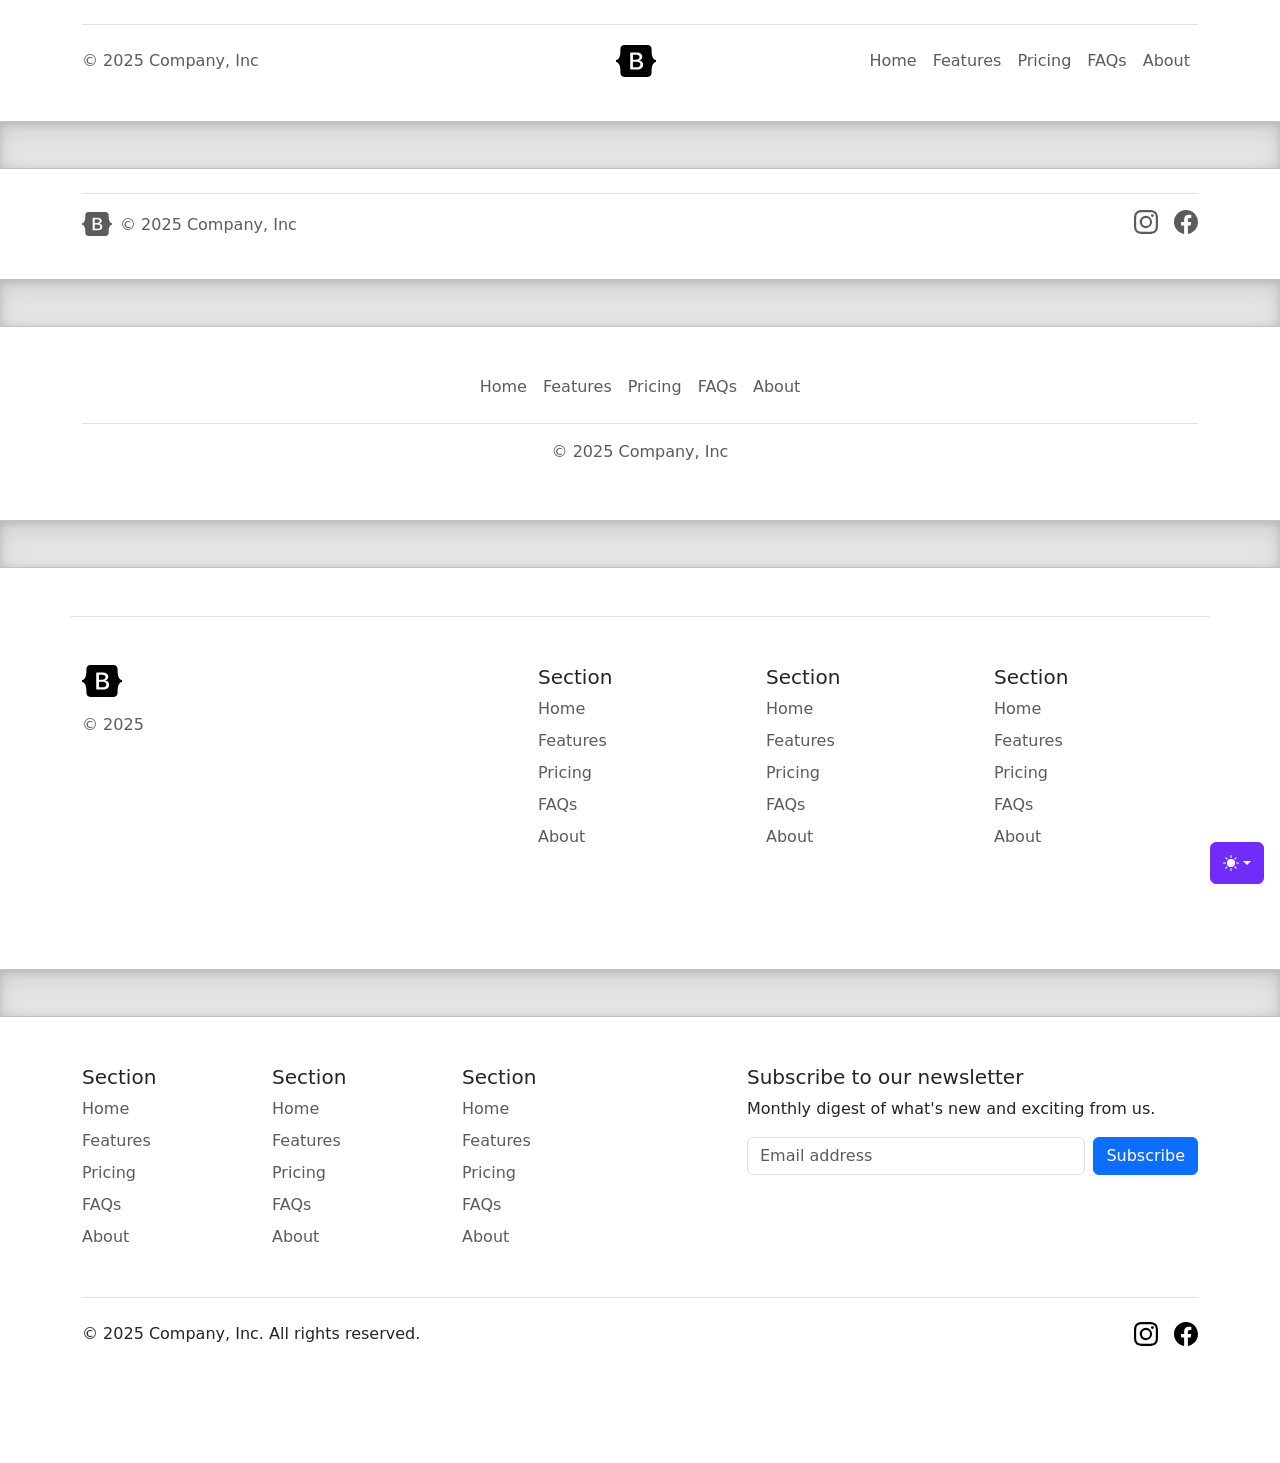
<file: images/Footers · Bootstrap v5.3.html>
<!DOCTYPE html>
<!-- saved from url=(0051)https://getbootstrap.com/docs/5.3/examples/footers/ -->
<html lang="en" data-bs-theme="dark"><head><meta http-equiv="Content-Type" content="text/html; charset=UTF-8"><meta name="viewport" content="width=device-width, initial-scale=1"><meta name="description" content=""><meta name="author" content="Mark Otto, Jacob Thornton, and Bootstrap contributors"><meta name="generator" content="Astro v5.13.2"><title>Footers · Bootstrap v5.3</title><link rel="canonical" href="https://getbootstrap.com/docs/5.3/examples/footers/"><script src="./Footers · Bootstrap v5.3_files/color-modes.js.download"></script><style id="hb-stylesheet"></style><link href="./Footers · Bootstrap v5.3_files/bootstrap.min.css" rel="stylesheet" integrity="sha384-sRIl4kxILFvY47J16cr9ZwB07vP4J8+LH7qKQnuqkuIAvNWLzeN8tE5YBujZqJLB"><link rel="apple-touch-icon" href="https://getbootstrap.com/docs/5.3/assets/img/favicons/apple-touch-icon.png" sizes="180x180"><link rel="icon" href="https://getbootstrap.com/docs/5.3/assets/img/favicons/favicon-32x32.png" sizes="32x32" type="image/png"><link rel="icon" href="https://getbootstrap.com/docs/5.3/assets/img/favicons/favicon-16x16.png" sizes="16x16" type="image/png"><link rel="manifest" href="https://getbootstrap.com/docs/5.3/assets/img/favicons/manifest.json"><link rel="mask-icon" href="https://getbootstrap.com/docs/5.3/assets/img/favicons/safari-pinned-tab.svg" color="#712cf9"><link rel="icon" href="https://getbootstrap.com/docs/5.3/assets/img/favicons/favicon.ico"><meta name="theme-color" content="#712cf9"><style>.bd-placeholder-img{font-size:1.125rem;text-anchor:middle;-webkit-user-select:none;-moz-user-select:none;user-select:none}@media (min-width: 768px){.bd-placeholder-img-lg{font-size:3.5rem}}.b-example-divider{width:100%;height:3rem;background-color:#0000001a;border:solid rgba(0,0,0,.15);border-width:1px 0;box-shadow:inset 0 .5em 1.5em #0000001a,inset 0 .125em .5em #00000026}.b-example-vr{flex-shrink:0;width:1.5rem;height:100vh}.bi{vertical-align:-.125em;fill:currentColor}.nav-scroller{position:relative;z-index:2;height:2.75rem;overflow-y:hidden}.nav-scroller .nav{display:flex;flex-wrap:nowrap;padding-bottom:1rem;margin-top:-1px;overflow-x:auto;text-align:center;white-space:nowrap;-webkit-overflow-scrolling:touch}.btn-bd-primary{--bd-violet-bg: #712cf9;--bd-violet-rgb: 112.520718, 44.062154, 249.437846;--bs-btn-font-weight: 600;--bs-btn-color: var(--bs-white);--bs-btn-bg: var(--bd-violet-bg);--bs-btn-border-color: var(--bd-violet-bg);--bs-btn-hover-color: var(--bs-white);--bs-btn-hover-bg: #6528e0;--bs-btn-hover-border-color: #6528e0;--bs-btn-focus-shadow-rgb: var(--bd-violet-rgb);--bs-btn-active-color: var(--bs-btn-hover-color);--bs-btn-active-bg: #5a23c8;--bs-btn-active-border-color: #5a23c8}.bd-mode-toggle{z-index:1500}.bd-mode-toggle .bi{width:1em;height:1em}.bd-mode-toggle .dropdown-menu .active .bi{display:block!important}
</style><style>
  .imageye-selected {
    outline: 2px solid black !important;
    box-shadow: 0 0 10px rgba(0, 0, 0, 0.5) !important;
  }
</style></head> <body cz-shortcut-listen="true"> <svg xmlns="http://www.w3.org/2000/svg" class="d-none"> <symbol id="check2" viewBox="0 0 16 16"> <path d="M13.854 3.646a.5.5 0 0 1 0 .708l-7 7a.5.5 0 0 1-.708 0l-3.5-3.5a.5.5 0 1 1 .708-.708L6.5 10.293l6.646-6.647a.5.5 0 0 1 .708 0z"></path> </symbol> <symbol id="circle-half" viewBox="0 0 16 16"> <path d="M8 15A7 7 0 1 0 8 1v14zm0 1A8 8 0 1 1 8 0a8 8 0 0 1 0 16z"></path> </symbol> <symbol id="moon-stars-fill" viewBox="0 0 16 16"> <path d="M6 .278a.768.768 0 0 1 .08.858 7.208 7.208 0 0 0-.878 3.46c0 4.021 3.278 7.277 7.318 7.277.527 0 1.04-.055 1.533-.16a.787.787 0 0 1 .81.316.733.733 0 0 1-.031.893A8.349 8.349 0 0 1 8.344 16C3.734 16 0 12.286 0 7.71 0 4.266 2.114 1.312 5.124.06A.752.752 0 0 1 6 .278z"></path> <path d="M10.794 3.148a.217.217 0 0 1 .412 0l.387 1.162c.173.518.579.924 1.097 1.097l1.162.387a.217.217 0 0 1 0 .412l-1.162.387a1.734 1.734 0 0 0-1.097 1.097l-.387 1.162a.217.217 0 0 1-.412 0l-.387-1.162A1.734 1.734 0 0 0 9.31 6.593l-1.162-.387a.217.217 0 0 1 0-.412l1.162-.387a1.734 1.734 0 0 0 1.097-1.097l.387-1.162zM13.863.099a.145.145 0 0 1 .274 0l.258.774c.115.346.386.617.732.732l.774.258a.145.145 0 0 1 0 .274l-.774.258a1.156 1.156 0 0 0-.732.732l-.258.774a.145.145 0 0 1-.274 0l-.258-.774a1.156 1.156 0 0 0-.732-.732l-.774-.258a.145.145 0 0 1 0-.274l.774-.258c.346-.115.617-.386.732-.732L13.863.1z"></path> </symbol> <symbol id="sun-fill" viewBox="0 0 16 16"> <path d="M8 12a4 4 0 1 0 0-8 4 4 0 0 0 0 8zM8 0a.5.5 0 0 1 .5.5v2a.5.5 0 0 1-1 0v-2A.5.5 0 0 1 8 0zm0 13a.5.5 0 0 1 .5.5v2a.5.5 0 0 1-1 0v-2A.5.5 0 0 1 8 13zm8-5a.5.5 0 0 1-.5.5h-2a.5.5 0 0 1 0-1h2a.5.5 0 0 1 .5.5zM3 8a.5.5 0 0 1-.5.5h-2a.5.5 0 0 1 0-1h2A.5.5 0 0 1 3 8zm10.657-5.657a.5.5 0 0 1 0 .707l-1.414 1.415a.5.5 0 1 1-.707-.708l1.414-1.414a.5.5 0 0 1 .707 0zm-9.193 9.193a.5.5 0 0 1 0 .707L3.05 13.657a.5.5 0 0 1-.707-.707l1.414-1.414a.5.5 0 0 1 .707 0zm9.193 2.121a.5.5 0 0 1-.707 0l-1.414-1.414a.5.5 0 0 1 .707-.707l1.414 1.414a.5.5 0 0 1 0 .707zM4.464 4.465a.5.5 0 0 1-.707 0L2.343 3.05a.5.5 0 1 1 .707-.707l1.414 1.414a.5.5 0 0 1 0 .708z"></path> </symbol> </svg> <div class="dropdown position-fixed bottom-0 end-0 mb-3 me-3 bd-mode-toggle"> <button class="btn btn-bd-primary py-2 dropdown-toggle d-flex align-items-center" id="bd-theme" type="button" aria-expanded="false" data-bs-toggle="dropdown" aria-label="Toggle theme (dark)"> <svg class="bi my-1 theme-icon-active" aria-hidden="true"><use href="#moon-stars-fill"></use></svg> <span class="visually-hidden" id="bd-theme-text">Toggle theme</span> </button> <ul class="dropdown-menu dropdown-menu-end shadow" aria-labelledby="bd-theme-text"> <li> <button type="button" class="dropdown-item d-flex align-items-center" data-bs-theme-value="light" aria-pressed="false"> <svg class="bi me-2 opacity-50" aria-hidden="true"><use href="#sun-fill"></use></svg>
Light
<svg class="bi ms-auto d-none" aria-hidden="true"><use href="#check2"></use></svg> </button> </li> <li> <button type="button" class="dropdown-item d-flex align-items-center active" data-bs-theme-value="dark" aria-pressed="true"> <svg class="bi me-2 opacity-50" aria-hidden="true"><use href="#moon-stars-fill"></use></svg>
Dark
<svg class="bi ms-auto d-none" aria-hidden="true"><use href="#check2"></use></svg> </button> </li> <li> <button type="button" class="dropdown-item d-flex align-items-center" data-bs-theme-value="auto" aria-pressed="false"> <svg class="bi me-2 opacity-50" aria-hidden="true"><use href="#circle-half"></use></svg>
Auto
<svg class="bi ms-auto d-none" aria-hidden="true"><use href="#check2"></use></svg> </button> </li> </ul> </div>  <svg xmlns="http://www.w3.org/2000/svg" class="d-none"> <symbol id="bootstrap" viewBox="0 0 118 94"> <title>Bootstrap</title> <path fill-rule="evenodd" clip-rule="evenodd" d="M24.509 0c-6.733 0-11.715 5.893-11.492 12.284.214 6.14-.064 14.092-2.066 20.577C8.943 39.365 5.547 43.485 0 44.014v5.972c5.547.529 8.943 4.649 10.951 11.153 2.002 6.485 2.28 14.437 2.066 20.577C12.794 88.106 17.776 94 24.51 94H93.5c6.733 0 11.714-5.893 11.491-12.284-.214-6.14.064-14.092 2.066-20.577 2.009-6.504 5.396-10.624 10.943-11.153v-5.972c-5.547-.529-8.934-4.649-10.943-11.153-2.002-6.484-2.28-14.437-2.066-20.577C105.214 5.894 100.233 0 93.5 0H24.508zM80 57.863C80 66.663 73.436 72 62.543 72H44a2 2 0 01-2-2V24a2 2 0 012-2h18.437c9.083 0 15.044 4.92 15.044 12.474 0 5.302-4.01 10.049-9.119 10.88v.277C75.317 46.394 80 51.21 80 57.863zM60.521 28.34H49.948v14.934h8.905c6.884 0 10.68-2.772 10.68-7.727 0-4.643-3.264-7.207-9.012-7.207zM49.948 49.2v16.458H60.91c7.167 0 10.964-2.876 10.964-8.281 0-5.406-3.903-8.178-11.425-8.178H49.948z"></path> </symbol> <symbol id="facebook" viewBox="0 0 16 16"> <path d="M16 8.049c0-4.446-3.582-8.05-8-8.05C3.58 0-.002 3.603-.002 8.05c0 4.017 2.926 7.347 6.75 7.951v-5.625h-2.03V8.05H6.75V6.275c0-2.017 1.195-3.131 3.022-3.131.876 0 1.791.157 1.791.157v1.98h-1.009c-.993 0-1.303.621-1.303 1.258v1.51h2.218l-.354 2.326H9.25V16c3.824-.604 6.75-3.934 6.75-7.951z"></path> </symbol> <symbol id="instagram" viewBox="0 0 16 16"> <path d="M8 0C5.829 0 5.556.01 4.703.048 3.85.088 3.269.222 2.76.42a3.917 3.917 0 0 0-1.417.923A3.927 3.927 0 0 0 .42 2.76C.222 3.268.087 3.85.048 4.7.01 5.555 0 5.827 0 8.001c0 2.172.01 2.444.048 3.297.04.852.174 1.433.372 1.942.205.526.478.972.923 1.417.444.445.89.719 1.416.923.51.198 1.09.333 1.942.372C5.555 15.99 5.827 16 8 16s2.444-.01 3.298-.048c.851-.04 1.434-.174 1.943-.372a3.916 3.916 0 0 0 1.416-.923c.445-.445.718-.891.923-1.417.197-.509.332-1.09.372-1.942C15.99 10.445 16 10.173 16 8s-.01-2.445-.048-3.299c-.04-.851-.175-1.433-.372-1.941a3.926 3.926 0 0 0-.923-1.417A3.911 3.911 0 0 0 13.24.42c-.51-.198-1.092-.333-1.943-.372C10.443.01 10.172 0 7.998 0h.003zm-.717 1.442h.718c2.136 0 2.389.007 3.232.046.78.035 1.204.166 1.486.275.373.145.64.319.92.599.28.28.453.546.598.92.11.281.24.705.275 1.485.039.843.047 1.096.047 3.231s-.008 2.389-.047 3.232c-.035.78-.166 1.203-.275 1.485a2.47 2.47 0 0 1-.599.919c-.28.28-.546.453-.92.598-.28.11-.704.24-1.485.276-.843.038-1.096.047-3.232.047s-2.39-.009-3.233-.047c-.78-.036-1.203-.166-1.485-.276a2.478 2.478 0 0 1-.92-.598 2.48 2.48 0 0 1-.6-.92c-.109-.281-.24-.705-.275-1.485-.038-.843-.046-1.096-.046-3.233 0-2.136.008-2.388.046-3.231.036-.78.166-1.204.276-1.486.145-.373.319-.64.599-.92.28-.28.546-.453.92-.598.282-.11.705-.24 1.485-.276.738-.034 1.024-.044 2.515-.045v.002zm4.988 1.328a.96.96 0 1 0 0 1.92.96.96 0 0 0 0-1.92zm-4.27 1.122a4.109 4.109 0 1 0 0 8.217 4.109 4.109 0 0 0 0-8.217zm0 1.441a2.667 2.667 0 1 1 0 5.334 2.667 2.667 0 0 1 0-5.334z"></path> </symbol> </svg> <div class="container"> <footer class="d-flex flex-wrap justify-content-between align-items-center py-3 my-4 border-top"> <p class="col-md-4 mb-0 text-body-secondary">© 2025 Company, Inc</p> <a href="https://getbootstrap.com/" class="col-md-4 d-flex align-items-center justify-content-center mb-3 mb-md-0 me-md-auto link-body-emphasis text-decoration-none" aria-label="Bootstrap"> <svg class="bi me-2" width="40" height="32" aria-hidden="true"><use xlink:href="#bootstrap"></use></svg> </a> <ul class="nav col-md-4 justify-content-end"> <li class="nav-item"><a href="https://getbootstrap.com/docs/5.3/examples/footers/#" class="nav-link px-2 text-body-secondary">Home</a></li> <li class="nav-item"><a href="https://getbootstrap.com/docs/5.3/examples/footers/#" class="nav-link px-2 text-body-secondary">Features</a></li> <li class="nav-item"><a href="https://getbootstrap.com/docs/5.3/examples/footers/#" class="nav-link px-2 text-body-secondary">Pricing</a></li> <li class="nav-item"><a href="https://getbootstrap.com/docs/5.3/examples/footers/#" class="nav-link px-2 text-body-secondary">FAQs</a></li> <li class="nav-item"><a href="https://getbootstrap.com/docs/5.3/examples/footers/#" class="nav-link px-2 text-body-secondary">About</a></li> </ul> </footer> </div> <div class="b-example-divider"></div> <div class="container"> <footer class="d-flex flex-wrap justify-content-between align-items-center py-3 my-4 border-top"> <div class="col-md-4 d-flex align-items-center"> <a href="https://getbootstrap.com/" class="mb-3 me-2 mb-md-0 text-body-secondary text-decoration-none lh-1" aria-label="Bootstrap"> <svg class="bi" width="30" height="24" aria-hidden="true"><use xlink:href="#bootstrap"></use></svg> </a> <span class="mb-3 mb-md-0 text-body-secondary">© 2025 Company, Inc</span> </div> <ul class="nav col-md-4 justify-content-end list-unstyled d-flex"> <li class="ms-3"><a class="text-body-secondary" href="https://getbootstrap.com/docs/5.3/examples/footers/#" aria-label="Instagram"><svg class="bi" width="24" height="24" aria-hidden="true"><use xlink:href="#instagram"></use></svg></a></li> <li class="ms-3"><a class="text-body-secondary" href="https://getbootstrap.com/docs/5.3/examples/footers/#" aria-label="Facebook"><svg class="bi" width="24" height="24"><use xlink:href="#facebook"></use></svg></a></li> </ul> </footer> </div> <div class="b-example-divider"></div> <div class="container"> <footer class="py-3 my-4"> <ul class="nav justify-content-center border-bottom pb-3 mb-3"> <li class="nav-item"><a href="https://getbootstrap.com/docs/5.3/examples/footers/#" class="nav-link px-2 text-body-secondary">Home</a></li> <li class="nav-item"><a href="https://getbootstrap.com/docs/5.3/examples/footers/#" class="nav-link px-2 text-body-secondary">Features</a></li> <li class="nav-item"><a href="https://getbootstrap.com/docs/5.3/examples/footers/#" class="nav-link px-2 text-body-secondary">Pricing</a></li> <li class="nav-item"><a href="https://getbootstrap.com/docs/5.3/examples/footers/#" class="nav-link px-2 text-body-secondary">FAQs</a></li> <li class="nav-item"><a href="https://getbootstrap.com/docs/5.3/examples/footers/#" class="nav-link px-2 text-body-secondary">About</a></li> </ul> <p class="text-center text-body-secondary">© 2025 Company, Inc</p> </footer> </div> <div class="b-example-divider"></div> <div class="container"> <footer class="row row-cols-1 row-cols-sm-2 row-cols-md-5 py-5 my-5 border-top"> <div class="col mb-3"> <a href="https://getbootstrap.com/" class="d-flex align-items-center mb-3 link-body-emphasis text-decoration-none" aria-label="Bootstrap"> <svg class="bi me-2" width="40" height="32" aria-hidden="true"><use xlink:href="#bootstrap"></use></svg> </a> <p class="text-body-secondary">© 2025</p> </div> <div class="col mb-3"></div> <div class="col mb-3"> <h5>Section</h5> <ul class="nav flex-column"> <li class="nav-item mb-2"><a href="https://getbootstrap.com/docs/5.3/examples/footers/#" class="nav-link p-0 text-body-secondary">Home</a></li> <li class="nav-item mb-2"><a href="https://getbootstrap.com/docs/5.3/examples/footers/#" class="nav-link p-0 text-body-secondary">Features</a></li> <li class="nav-item mb-2"><a href="https://getbootstrap.com/docs/5.3/examples/footers/#" class="nav-link p-0 text-body-secondary">Pricing</a></li> <li class="nav-item mb-2"><a href="https://getbootstrap.com/docs/5.3/examples/footers/#" class="nav-link p-0 text-body-secondary">FAQs</a></li> <li class="nav-item mb-2"><a href="https://getbootstrap.com/docs/5.3/examples/footers/#" class="nav-link p-0 text-body-secondary">About</a></li> </ul> </div> <div class="col mb-3"> <h5>Section</h5> <ul class="nav flex-column"> <li class="nav-item mb-2"><a href="https://getbootstrap.com/docs/5.3/examples/footers/#" class="nav-link p-0 text-body-secondary">Home</a></li> <li class="nav-item mb-2"><a href="https://getbootstrap.com/docs/5.3/examples/footers/#" class="nav-link p-0 text-body-secondary">Features</a></li> <li class="nav-item mb-2"><a href="https://getbootstrap.com/docs/5.3/examples/footers/#" class="nav-link p-0 text-body-secondary">Pricing</a></li> <li class="nav-item mb-2"><a href="https://getbootstrap.com/docs/5.3/examples/footers/#" class="nav-link p-0 text-body-secondary">FAQs</a></li> <li class="nav-item mb-2"><a href="https://getbootstrap.com/docs/5.3/examples/footers/#" class="nav-link p-0 text-body-secondary">About</a></li> </ul> </div> <div class="col mb-3"> <h5>Section</h5> <ul class="nav flex-column"> <li class="nav-item mb-2"><a href="https://getbootstrap.com/docs/5.3/examples/footers/#" class="nav-link p-0 text-body-secondary">Home</a></li> <li class="nav-item mb-2"><a href="https://getbootstrap.com/docs/5.3/examples/footers/#" class="nav-link p-0 text-body-secondary">Features</a></li> <li class="nav-item mb-2"><a href="https://getbootstrap.com/docs/5.3/examples/footers/#" class="nav-link p-0 text-body-secondary">Pricing</a></li> <li class="nav-item mb-2"><a href="https://getbootstrap.com/docs/5.3/examples/footers/#" class="nav-link p-0 text-body-secondary">FAQs</a></li> <li class="nav-item mb-2"><a href="https://getbootstrap.com/docs/5.3/examples/footers/#" class="nav-link p-0 text-body-secondary">About</a></li> </ul> </div> </footer> </div> <div class="b-example-divider"></div> <div class="container"> <footer class="py-5"> <div class="row"> <div class="col-6 col-md-2 mb-3"> <h5>Section</h5> <ul class="nav flex-column"> <li class="nav-item mb-2"><a href="https://getbootstrap.com/docs/5.3/examples/footers/#" class="nav-link p-0 text-body-secondary">Home</a></li> <li class="nav-item mb-2"><a href="https://getbootstrap.com/docs/5.3/examples/footers/#" class="nav-link p-0 text-body-secondary">Features</a></li> <li class="nav-item mb-2"><a href="https://getbootstrap.com/docs/5.3/examples/footers/#" class="nav-link p-0 text-body-secondary">Pricing</a></li> <li class="nav-item mb-2"><a href="https://getbootstrap.com/docs/5.3/examples/footers/#" class="nav-link p-0 text-body-secondary">FAQs</a></li> <li class="nav-item mb-2"><a href="https://getbootstrap.com/docs/5.3/examples/footers/#" class="nav-link p-0 text-body-secondary">About</a></li> </ul> </div> <div class="col-6 col-md-2 mb-3"> <h5>Section</h5> <ul class="nav flex-column"> <li class="nav-item mb-2"><a href="https://getbootstrap.com/docs/5.3/examples/footers/#" class="nav-link p-0 text-body-secondary">Home</a></li> <li class="nav-item mb-2"><a href="https://getbootstrap.com/docs/5.3/examples/footers/#" class="nav-link p-0 text-body-secondary">Features</a></li> <li class="nav-item mb-2"><a href="https://getbootstrap.com/docs/5.3/examples/footers/#" class="nav-link p-0 text-body-secondary">Pricing</a></li> <li class="nav-item mb-2"><a href="https://getbootstrap.com/docs/5.3/examples/footers/#" class="nav-link p-0 text-body-secondary">FAQs</a></li> <li class="nav-item mb-2"><a href="https://getbootstrap.com/docs/5.3/examples/footers/#" class="nav-link p-0 text-body-secondary">About</a></li> </ul> </div> <div class="col-6 col-md-2 mb-3"> <h5>Section</h5> <ul class="nav flex-column"> <li class="nav-item mb-2"><a href="https://getbootstrap.com/docs/5.3/examples/footers/#" class="nav-link p-0 text-body-secondary">Home</a></li> <li class="nav-item mb-2"><a href="https://getbootstrap.com/docs/5.3/examples/footers/#" class="nav-link p-0 text-body-secondary">Features</a></li> <li class="nav-item mb-2"><a href="https://getbootstrap.com/docs/5.3/examples/footers/#" class="nav-link p-0 text-body-secondary">Pricing</a></li> <li class="nav-item mb-2"><a href="https://getbootstrap.com/docs/5.3/examples/footers/#" class="nav-link p-0 text-body-secondary">FAQs</a></li> <li class="nav-item mb-2"><a href="https://getbootstrap.com/docs/5.3/examples/footers/#" class="nav-link p-0 text-body-secondary">About</a></li> </ul> </div> <div class="col-md-5 offset-md-1 mb-3"> <form> <h5>Subscribe to our newsletter</h5> <p>Monthly digest of what's new and exciting from us.</p> <div class="d-flex flex-column flex-sm-row w-100 gap-2"> <label for="newsletter1" class="visually-hidden">Email address</label> <input id="newsletter1" type="email" class="form-control" placeholder="Email address"> <button class="btn btn-primary" type="button">Subscribe</button> </div> </form> </div> </div> <div class="d-flex flex-column flex-sm-row justify-content-between py-4 my-4 border-top"> <p>© 2025 Company, Inc. All rights reserved.</p> <ul class="list-unstyled d-flex"> <li class="ms-3"><a class="link-body-emphasis" href="https://getbootstrap.com/docs/5.3/examples/footers/#" aria-label="Instagram"><svg class="bi" width="24" height="24"><use xlink:href="#instagram"></use></svg></a></li> <li class="ms-3"><a class="link-body-emphasis" href="https://getbootstrap.com/docs/5.3/examples/footers/#" aria-label="Facebook"><svg class="bi" width="24" height="24" aria-hidden="true"><use xlink:href="#facebook"></use></svg></a></li> </ul> </div> </footer> </div>   <script src="./Footers · Bootstrap v5.3_files/bootstrap.bundle.min.js.download" integrity="sha384-FKyoEForCGlyvwx9Hj09JcYn3nv7wiPVlz7YYwJrWVcXK/BmnVDxM+D2scQbITxI" class="astro-vvvwv3sm"></script>   </body></html>
</file>
<file: css/styel.css>
:root {
  --main-clr: #cbfe1c;
  --blue-gray: #1e2939;
  --lemon-gradient: linear-gradient(
    141deg,
    rgba(202, 254, 30, 1) 0%,
    rgba(104, 238, 75, 1) 53%,
    rgba(18, 224, 114, 1) 100%
  );
}
::selection {
  background-color: var(--main-clr);
  color: #0b0e13;
}

@font-face {
  font-family: "Days-One";
  src: url(../fonts/DaysOne-Regular.ttf);
  font-weight: 400;
}
@font-face {
  font-family: "Chakra-Petch";
  src: url(../fonts/ChakraPetch-Regular.ttf);
  font-weight: 400;
}
@font-face {
  font-family: "Chakra-Petch";
  src: url(../fonts/ChakraPetch-Light.ttf);
  font-weight: 300;
}
@font-face {
  font-family: "Chakra-Petch";
  src: url(../fonts/ChakraPetch-Medium.ttf);
  font-weight: 500;
}
@font-face {
  font-family: "Chakra-Petch";
  src: url(../fonts/ChakraPetch-SemiBold.ttf);
  font-weight: 600;
}
@font-face {
  font-family: "Chakra-Petch";
  src: url(../fonts/ChakraPetch-Bold.ttf);
  font-weight: 700;
}
.f-Chakra-Petch {
  font-family: "Chakra-Petch", sans-serif;
}
.Chakra-Petch700 {
  font-family: "Chakra-Petch", sans-serif;
  font-weight: 700;
}
.f-Days-One {
  font-family: "Days-One", sans-serif;
}
.main-clr {
  color: var(--main-clr);
}
.main-bg-clr {
  background-color: #cbfe1c;
}
.nav-bg-clr {
  background-color: #0b0e13;
}
.list-icon,
.nav-link {
  color: #f1f1f1;
}
.list-icon:hover,
.nav-link:hover,
.navbar .nav-link:focus,
.navbar .nav-link.active {
  color: var(--main-clr);
}
.btn-outline-success {
  border: 3px solid #cbfe1c;
}
.btn-outline-success:hover {
  color: var(--main-clr);
  background-color: #a5ce19;
  border: 3px solid #a5ce19;
}
.btn-close-lemon {
  border: 3px solid #cbfe1c;
  background-color: transparent;
  transition: 0.2s;
}
.btn-close-lemon:hover {
  color: black;
  background-color: #cbfe1c;
}
.btn-shine {
  position: relative;
  overflow: hidden;
  isolation: isolate;
}

.btn-shine::before {
  content: "";
  position: absolute;
  top: 0;
  left: -100%;
  width: 50%;
  height: 100%;
  background: linear-gradient(
    120deg,
    transparent,
    rgba(255, 255, 255, 0.7),
    transparent
  );
  transform: skewX(-25deg);
  pointer-events: none;
}

.btn-shine:hover::before {
  animation: shine 0.7s ease;
}

@keyframes shine {
  to {
    left: 150%;
  }
}

.hero {
  background:
    linear-gradient(rgba(0, 0, 0, 0.85)),
    url("../images/hero-bg.jpg") center / cover no-repeat;
}

.border-clr-b {
  border-bottom: 1px solid #1e2939;
}
.navbar-toggler:focus {
  box-shadow: none;
}
.border-gradient-lemon {
  border: 4px solid transparent;
  background:
    linear-gradient(#0b0e13, #0b0e13) padding-box,
    var(--lemon-gradient) border-box;
}
.hero-img {
  aspect-ratio: 3/2;
  width: 80%;
}
.fc-sec {
  color: #d1d5dc;
}
.hero-img-cap {
  font-size: 12px;
  background-color: #0b0e13;
  border: 1px solid #364153;
  bottom: -50px;
  left: -50px;
}
.pt-120 {
  padding-top: 120px;
}
.background-main-clr {
  background-color: #0b0e13;
}
header .h-line::before {
  margin-bottom: 5px;
  margin-right: 15px;
  content: "";
  display: inline-block;
  width: 75px;
  height: 2px;
  background: linear-gradient(to right, transparent, #c5ff00);
}
header .h-line::after {
  margin-bottom: 5px;
  margin-left: 15px;
  content: "";
  display: inline-block;
  width: 75px;
  height: 2px;
  background: linear-gradient(to left, transparent, #c5ff00);
}
.img-lastest {
  aspect-ratio: 4/3;
  object-fit: cover;
  object-position: center;
  overflow: hidden;
  transition: 0.5s;
  position: relative;
}
.img-lastest::after {
  transform: translate(0, 100%);
  content: "";
  position: absolute;
  inset: 0;
  width: 100%;
  height: 100%;
  background: linear-gradient(
    to bottom,
    transparent 30%,
    rgba(197, 255, 0, 0.65) 100%
  );
  opacity: 0.1;
  transition: 0.2s;
}
.img-lastest:hover {
  border: 3px solid var(--main-clr);
}
.img-lastest:hover::after {
  transform: translate(0, 0);
  opacity: 1;
}

.img-lastest img {
  width: 100%;
  height: 100%;
  object-fit: cover;
  transition: 0.5s;
}
.img-lastest:hover img {
  scale: 1.1;
}
.next-btn,
.prev-btn {
  width: fit-content;
  height: fit-content;
  aspect-ratio: 1;
  border: 2px solid #364153;
  padding: 10px;
  border-radius: 50%;
  color: #757c88;
  transition: 0.3s;
}
.next-btn:hover,
.prev-btn:hover {
  border: 2px solid var(--main-clr);
  color: var(--main-clr);
}
.our-badge {
  background-color: rgba(0, 0, 0, 0.712);
  padding: 6px 15px;
}
.img-lastest:hover .two-our-badge {
  transform: translate(5%, 35%);
}
.two-our-badge {
  position: absolute;
  z-index: 1;
  transform: translate(5%, -100%);
  transition: 0.2s;
}
.game-name {
  position: absolute;
  bottom: 0;
  z-index: 1;
  transition: 0.2s;
  transform: translate(15%, 100%);
}
.img-lastest:hover .game-name {
  transform: translate(15%, -75%);
}
.game-name-3 {
  position: absolute;
  bottom: 0;
  z-index: 1;
  transition: 0.2s;
  transform: translate(1%, 100%);
}
.img-lastest:hover .game-name-3 {
  transform: translate(1%, -75%);
}
.bg-blue-gray {
  background-color: #1e2939;
}
.we-do-card {
  background-color: #1a1a1a;
  border: 1px solid var(--blue-gray);
  padding: 75px 35px;
  border-radius: 5%;
  transition: 0.3s;
  overflow: hidden;
}
.we-card-icon {
  color: var(--main-clr);
  width: fit-content;
  background-color: var(--blue-gray);
  border-radius: 15%;
  padding: 20px 15px;
  transition: 0.2s;
}
.we-do-card:hover .we-card-icon {
  color: var(--blue-gray);
  width: fit-content;
  background-color: var(--main-clr);
}
.we-do-card:hover {
  border: 1px solid var(--main-clr);
}
.top-shap {
  width: 12px;
  height: 12px;
  border-top: 12px solid var(--main-clr);
  border-left: 12px solid var(--main-clr);
  border-right: 12px solid transparent;
  border-bottom: 12px solid transparent;
  top: 0px;
  left: 0px;
  transform: translate(-100%, -100%);
  transition: 0.2s;
}
.we-do-card:hover .top-shap {
  transform: translate(75%, 75%);
}
.buttom-shap {
  width: 12px;
  height: 12px;
  border-top: 12px solid transparent;
  border-left: 12px solid transparent;
  border-right: 12px solid var(--main-clr);
  border-bottom: 12px solid var(--main-clr);
  bottom: 0px;
  right: 0px;
  transform: translate(100%, 100%);
  transition: 0.2s;
}
.we-do-card:hover .buttom-shap {
  transform: translate(-75%, -75%);
}
.y-line {
  margin-top: 50px;
  width: 700px;
  height: 3px;
  background: #cbfe1c;
  background: radial-gradient(
    circle,
    rgba(203, 254, 28, 1) 50%,
    rgba(0, 0, 0, 1) 100%
  );
  box-shadow: 0 0 20px var(--main-clr);
}
.all-games {
  margin-top: 50px;
  border-radius: 100%;
  background:
    radial-gradient(
      ellipse at center,
      rgba(197, 255, 0, 0.35) 0%,
      rgba(197, 255, 0, 0.15) 50%,
      transparent 70%
    ),
    #0b0e13;
}
.up-row {
  width: max-content;
  animation: move-right 10s linear infinite;
}
@keyframes move-right {
  from {
    transform: translateX(0%);
  }

  to {
    transform: translateX(-25%);
  }
}
.up-row .row {
  flex-wrap: nowrap;
}
.logos-wrapper {
  mask-image: linear-gradient(
    to right,
    transparent,
    black 8%,
    black 92%,
    transparent
  );
  width: 100%;
  overflow: hidden;
}
.down-row {
  width: max-content;
  animation: move-left 10s linear infinite;
}
@keyframes move-left {
  from {
    transform: translateX(-25%);
  }

  to {
    transform: translateX(0%);
  }
}
.down-row .row {
  flex-wrap: nowrap;
}
.gray-layer {
background-color: rgb(0, 0, 0 ,0.2);
backdrop-filter: grayscale(1);
  transform: translateY(0%);
  transition: 0.7s;
  z-index: 1;
}
.player-card{
  aspect-ratio: 2.5/3;
  width: 100%;
  height: 100%;
  cursor: pointer;
}
.player-card img{
  width: 100%;
  height: 100%;
 object-fit: cover;
 mask-image: linear-gradient(
    to top,
    transparent,
    black 75%,
    black 100%,
    transparent
  );
}
/* عند الوقوف على الكارت */
.player-card:hover .gray-layer {
  transform: translateY(-100%);
}
.rotate {
  bottom: 15%;
  right: 0;
  transform: rotate(90deg);
}
.fs-7{
  font-size: 14px;
}
.fs-8{
  font-size: 12px;
}
.CONTACT-US{
  background-color: #101727;
}
.bg-contact-us-cards{
  background-color:#1E2939 ;
}
.aspect-ratio-1{
  aspect-ratio:1 ;
}
.bg-lemon-green{
  background: #CBFE1D;
background: linear-gradient(90deg, rgba(203, 254, 29, 1) 0%, rgba(87, 199, 133, 1) 86%, rgba(16, 223, 114, 1) 100%);
}
.icon-brand-contact{
background-color: #0B0E13 ;
transition: 0.2s;
cursor: pointer;
}

.icon-brand-contact:hover{
background-color:#2F3D19 ;
}
.form-check-input,
.input-style{
  background-color: #364153;
    border: 1px solid #4A5565 ; 

}
.form-check-input:focus,
.input-style:focus{
  border: 2px solid var(--main-clr) ;
    outline: none;
}
.form-check-input{
  width: 20px;
  height: 20px;
}

/* ! Footer Section Start */
.footer-section {
  background-color: #000;
}

.footer-brand {
  transition: 0.2s;
}

.footer-brand:hover {
  color: #fff;
}

.footer-description {
  color: #9ca3af;
  max-width: 350px;
  line-height: 1.6;
}

.footer-title {
  font-size: 20px;
}

.footer-link {
  display: inline-block;
  width: fit-content;
  color: #9ca3af;
  text-decoration: none;
  transition: 0.2s;
}

.footer-link:hover {
  color: var(--main-clr);
}

.footer-social a {
  color: #9ca3af;
  font-size: 21px;
  text-decoration: none;
  transition: 0.2s;
}

.footer-social a:hover {
  color: var(--main-clr);
}

.footer-bottom {
  border-top: 1px solid var(--blue-gray);
}
/* ! Footer Section End */
</file>
